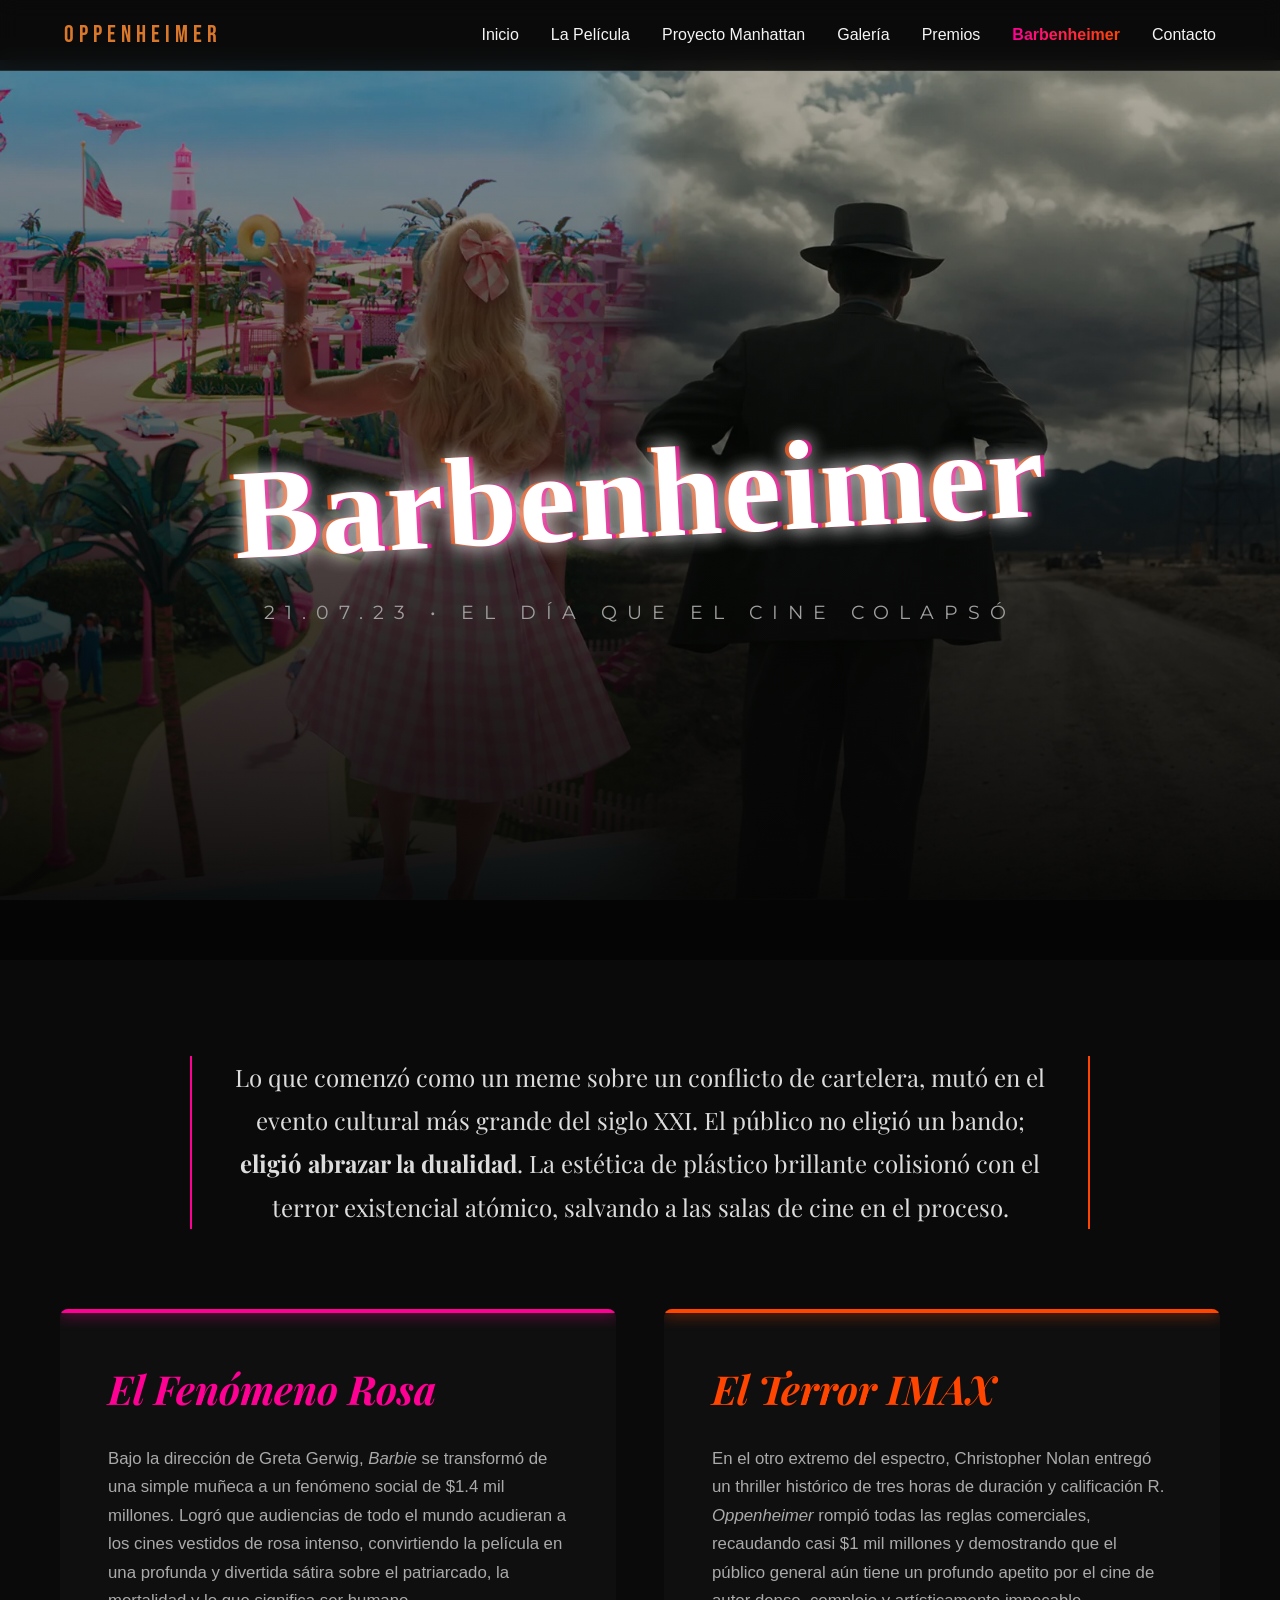
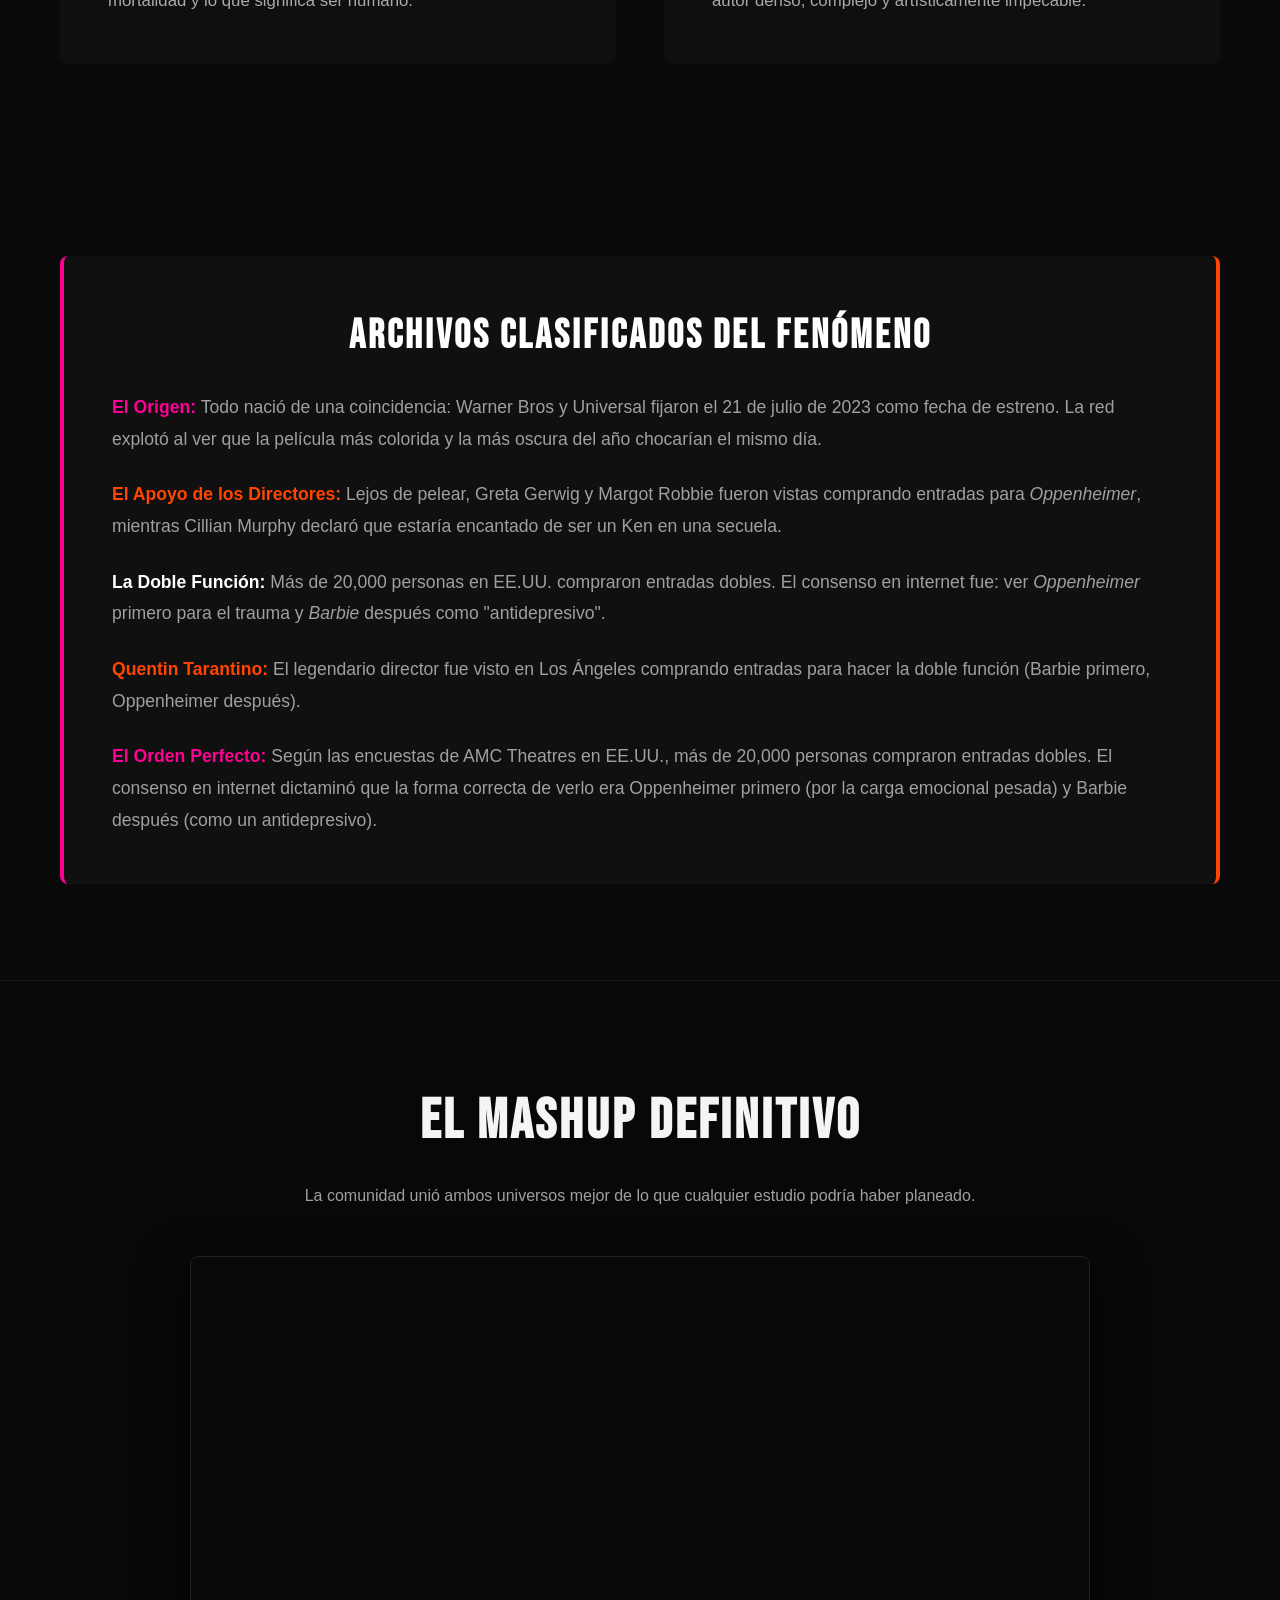
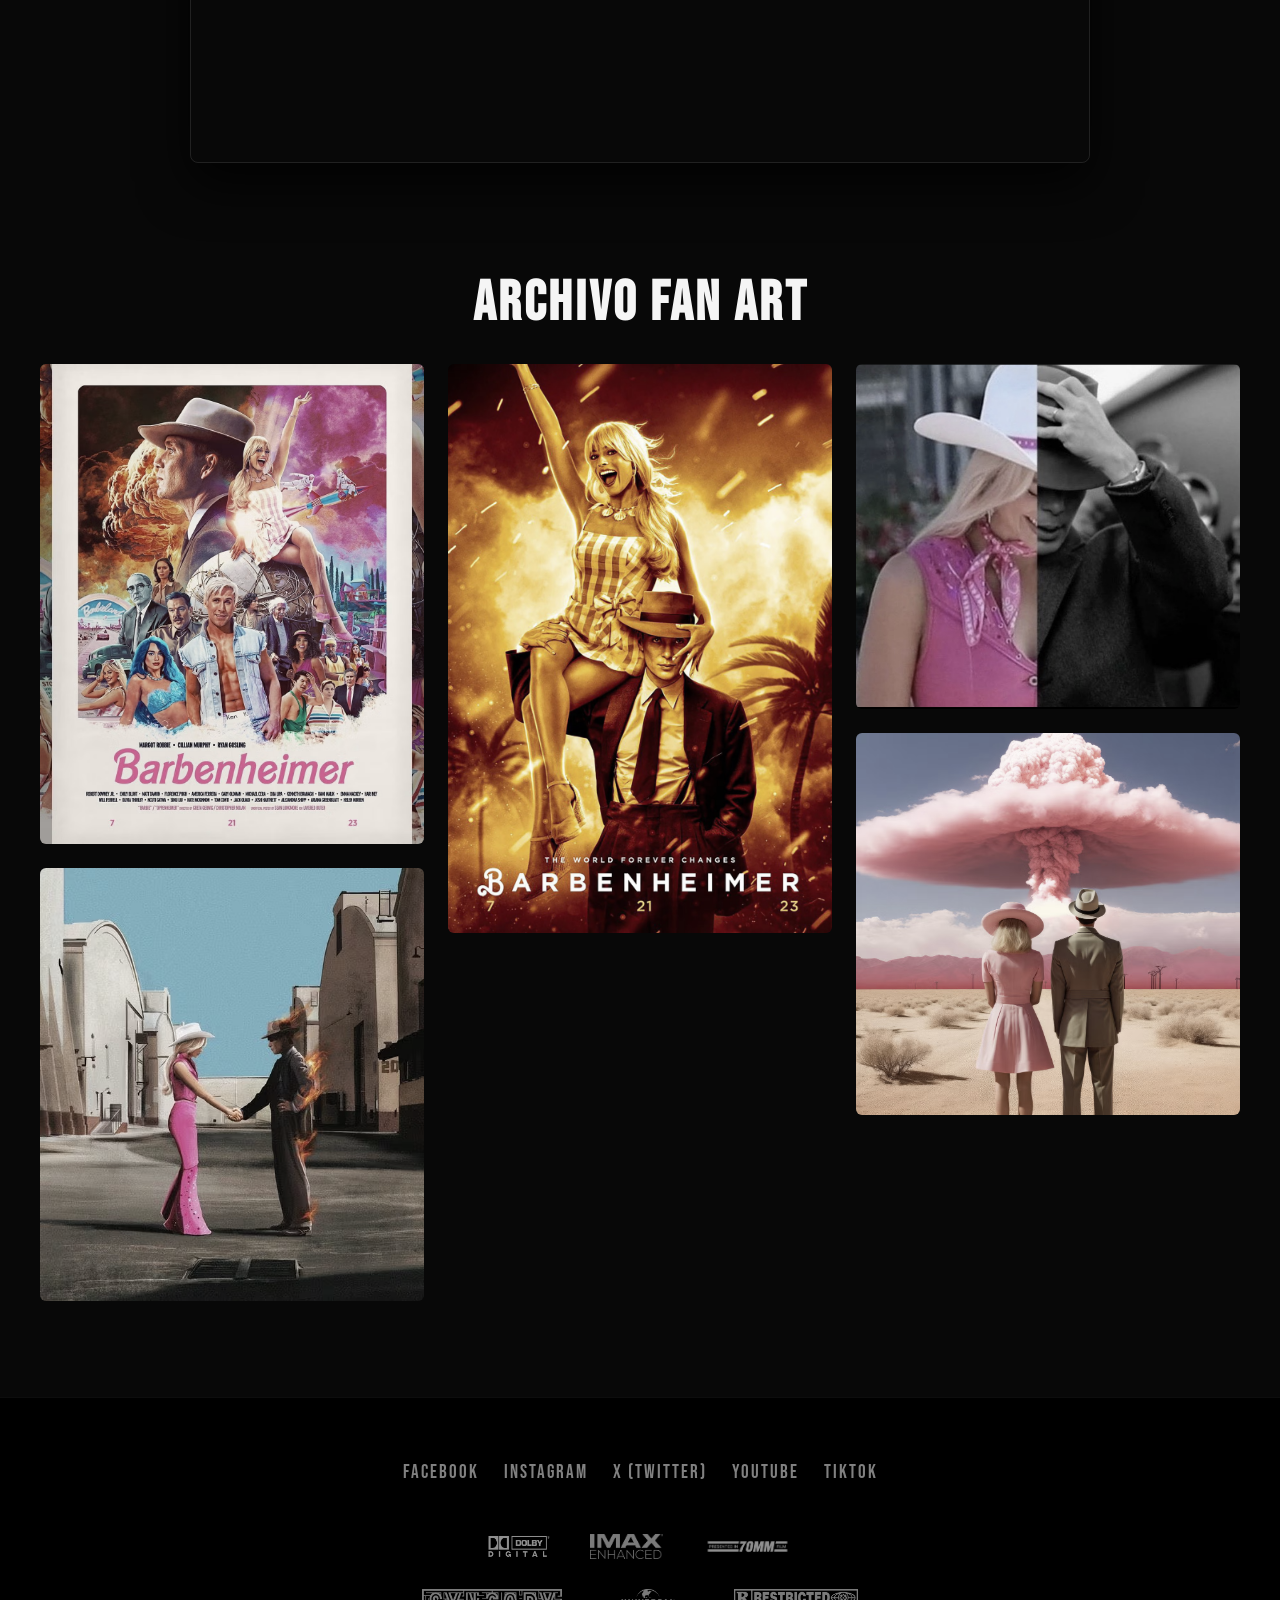
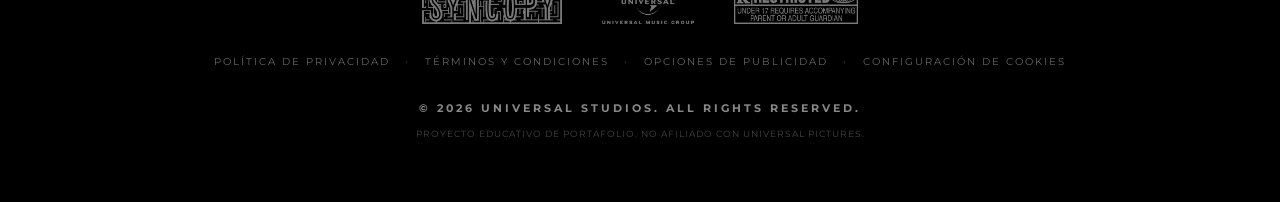
<file: barbenheimer.html>
<!DOCTYPE html>
<html lang="es">
<head>
    <meta charset="UTF-8">
    <meta name="viewport" content="width=device-width, initial-scale=1.0">
    <title>Barbenheimer | El Fenómeno</title>
    
    <link rel="icon" href="img/Icono2.webp" type="image/webp">
    <link href="https://fonts.googleapis.com/css2?family=Montserrat:wght@400;700;900&family=Bebas+Neue&family=Playfair+Display:ital,wght@0,400;1,700&display=swap" rel="stylesheet">
    <link rel="stylesheet" href="css/styles.css">
</head>
<body>

    <header>
        <nav class="nav-container">
            <a href="index.html" class="logo">OPPENHEIMER</a>
            <ul class="nav-links">
                <li><a href="index.html">Inicio</a></li>
                <li><a href="sobre.html">La Película</a></li>
                <li><a href="historia.html">Proyecto Manhattan</a></li>
                <li><a href="galeria.html">Galería</a></li>
                <li><a href="premios.html">Premios</a></li>
                <li><a href="barbenheimer.html" style="background: linear-gradient(90deg, #ff0095, #ff4500); -webkit-background-clip: text; background-clip: text; -webkit-text-fill-color: transparent; color: transparent; font-weight: bold;">Barbenheimer</a></li>
                <li><a href="contacto.html">Contacto</a></li>
            </ul>
            <button class="hamburger" aria-label="Menú">
                <span></span><span></span><span></span>
            </button>
        </nav>
    </header>

    <main>
        <section class="bh-hero">
            <div class="glitch-wrapper animate-fade-up">
                <h1 class="glitch-title" data-text="Barbenheimer">Barbenheimer</h1>
            </div>
            <p class="bh-subtitle animate-fade-up" style="animation-delay: 0.3s;">21.07.23 • El día que el cine colapsó</p>
        </section>

        <section class="editorial-section">
            <p class="editorial-intro animate-fade-up">
                Lo que comenzó como un meme sobre un conflicto de cartelera, mutó en el evento cultural más grande del siglo XXI. El público no eligió un bando; <strong>eligió abrazar la dualidad</strong>. La estética de plástico brillante colisionó con el terror existencial atómico, salvando a las salas de cine en el proceso.
            </p>

            <div class="dual-cards-container">
                <article class="bh-card card-barbie animate-fade-up">
                    <h2 class="card-title">El Fenómeno Rosa</h2>
                    <p class="card-text">
                        Bajo la dirección de Greta Gerwig, <em>Barbie</em> se transformó de una simple muñeca a un fenómeno social de $1.4 mil millones. Logró que audiencias de todo el mundo acudieran a los cines vestidos de rosa intenso, convirtiendo la película en una profunda y divertida sátira sobre el patriarcado, la mortalidad y lo que significa ser humano.
                    </p>
                </article>

                <article class="bh-card card-oppie animate-fade-up" style="animation-delay: 0.2s;">
                    <h2 class="card-title">El Terror IMAX</h2>
                    <p class="card-text">
                        En el otro extremo del espectro, Christopher Nolan entregó un thriller histórico de tres horas de duración y calificación R. <em>Oppenheimer</em> rompió todas las reglas comerciales, recaudando casi $1 mil millones y demostrando que el público general aún tiene un profundo apetito por el cine de autor denso, complejo y artísticamente impecable.
                    </p>
                </article>
            </div>

        </section>

        <section class="editorial-section animate-fade-up" style="padding-top: 0;">
            <div style="background: rgba(25, 25, 25, 0.4); padding: 3rem; border-radius: 8px; border-left: 4px solid var(--barbie-pink); border-right: 4px solid var(--oppie-orange);">
                <h2 class="card-title" style="text-align: center; font-style: normal; font-family: 'Bebas Neue'; letter-spacing: 3px; color: #fff;">Archivos Clasificados del Fenómeno</h2>
                <ul style="color: var(--text-muted); font-size: 1.1rem; line-height: 1.8; list-style: none; padding: 0;">
                    <li style="margin-bottom: 1.5rem;">
                        <strong style="color: var(--barbie-pink);">El Origen:</strong> Todo nació de una coincidencia: Warner Bros y Universal fijaron el 21 de julio de 2023 como fecha de estreno. La red explotó al ver que la película más colorida y la más oscura del año chocarían el mismo día.
                    </li>
                    <li style="margin-bottom: 1.5rem;">
                        <strong style="color: var(--oppie-orange);">El Apoyo de los Directores:</strong> Lejos de pelear, Greta Gerwig y Margot Robbie fueron vistas comprando entradas para <em>Oppenheimer</em>, mientras Cillian Murphy declaró que estaría encantado de ser un Ken en una secuela.
                    </li>
                    <li style="margin-bottom: 1.5rem;">
                        <strong style="color: #fff;">La Doble Función:</strong> Más de 20,000 personas en EE.UU. compraron entradas dobles. El consenso en internet fue: ver <em>Oppenheimer</em> primero para el trauma y <em>Barbie</em> después como "antidepresivo".
                    </li>
                    <li style="margin-bottom: 1.5rem;">
                        <strong style="color: var(--oppie-orange);">Quentin Tarantino:</strong> El legendario director fue visto en Los Ángeles comprando entradas para hacer la doble función (Barbie primero, Oppenheimer después).
                    </li>
                    <li><strong style="color: var(--barbie-pink);">El Orden Perfecto:</strong> Según las encuestas de AMC Theatres en EE.UU., más de 20,000 personas compraron entradas dobles. El consenso en internet dictaminó que la forma correcta de verlo era Oppenheimer primero (por la carga emocional pesada) y Barbie después (como un antidepresivo).
                    </li>
                </ul>
            </div>
        </section>

        <section class="media-section">
            <div class="animate-fade-up">
                <h2 class="section-heading">El Mashup Definitivo</h2>
                <p style="text-align: center; color: var(--text-muted); margin-bottom: 2rem;">La comunidad unió ambos universos mejor de lo que cualquier estudio podría haber planeado.</p>
                
                <div class="video-wrapper">
                    <iframe width="100%" height="100%" src="https://www.youtube.com/embed/tW5gEbwmojA?si=V-G0-5wZ1mN9p_l0" frameborder="0" allow="accelerometer; autoplay; clipboard-write; encrypted-media; gyroscope; picture-in-picture; web-share" allowfullscreen></iframe>                </div>
            </div>

            <div class="animate-fade-up" style="margin-top: 6rem;">
                <h2 class="section-heading">Archivo Fan Art</h2>
                <div class="fanart-masonry">
                    <div class="fanart-item">
                        <img src="img/barbenheimer/foto1.avif" alt="Barbenheimer poster fan made" loading="lazy">
                    </div>
                    <div class="fanart-item">
                        <img src="img/barbenheimer/foto2.avif" alt="Ilustración Barbenheimer" loading="lazy">
                    </div>
                    <div class="fanart-item">
                        <img src="img/barbenheimer/foto3.avif" alt="Arte conceptual" loading="lazy">
                    </div>
                    <div class="fanart-item">
                        <img src="img/barbenheimer/foto4.jpg" alt="Crossover visual" loading="lazy">
                    </div>
                    <div class="fanart-item">
                        <img src="img/barbenheimer/foto4.avif" alt="Arte conceptual" loading="lazy">
                    </div>
                </div>
            </div>
        </section>
    </main>

    <button class="back-to-top" id="backToTop" aria-label="Volver arriba">↑</button>

<footer class="hollywood-footer">
        <div class="footer-inner">
            
            <div class="footer-socials">
                <a href="https://www.facebook.com/universalpictures/" target="_blank">FACEBOOK</a>
                <a href="https://www.instagram.com/universalpictures/" target="_blank">INSTAGRAM</a>
                <a href="https://twitter.com/UniversalPics" target="_blank">X (TWITTER)</a>
                <a href="https://www.youtube.com/user/universalpictures" target="_blank">YOUTUBE</a>
                <a href="https://www.tiktok.com/@universalpics" target="_blank">TIKTOK</a>
            </div>

            <div class="billing-row tech-row">
                <img src="img/dolby2.png" alt="Dolby" class="footer-img">
                <img src="img/imax.png" alt="IMAX" class="footer-img">
                <img src="img/70mm2.png" alt="70MM" class="footer-img">
            </div>

            <div class="billing-row studio-row">
                <img src="img/Syncopy.png" alt="Syncopy" class="footer-img">
                <img src="img/Universal.png" alt="Universal" class="footer-img">
                <img src="img/rated-r.png" alt="Rated R" class="footer-img">
            </div>

            <nav class="footer-legal-nav">
                <a href="#">POLÍTICA DE PRIVACIDAD</a>
                <span class="dot">•</span>
                <a href="#">TÉRMINOS Y CONDICIONES</a>
                <span class="dot">•</span>
                <a href="#">OPCIONES DE PUBLICIDAD</a>
                <span class="dot">•</span>
                <a href="#">CONFIGURACIÓN DE COOKIES</a>
            </nav>

            <div class="footer-copyright-block">
                <p class="main-copy">© 2026 UNIVERSAL STUDIOS. ALL RIGHTS RESERVED.</p>
                <p class="disclaimer">PROYECTO EDUCATIVO DE PORTAFOLIO. NO AFILIADO CON UNIVERSAL PICTURES.</p>
            </div>
        </div>
    </footer>

    <script src="js/script.js"></script>

</body>
</html>
</file>
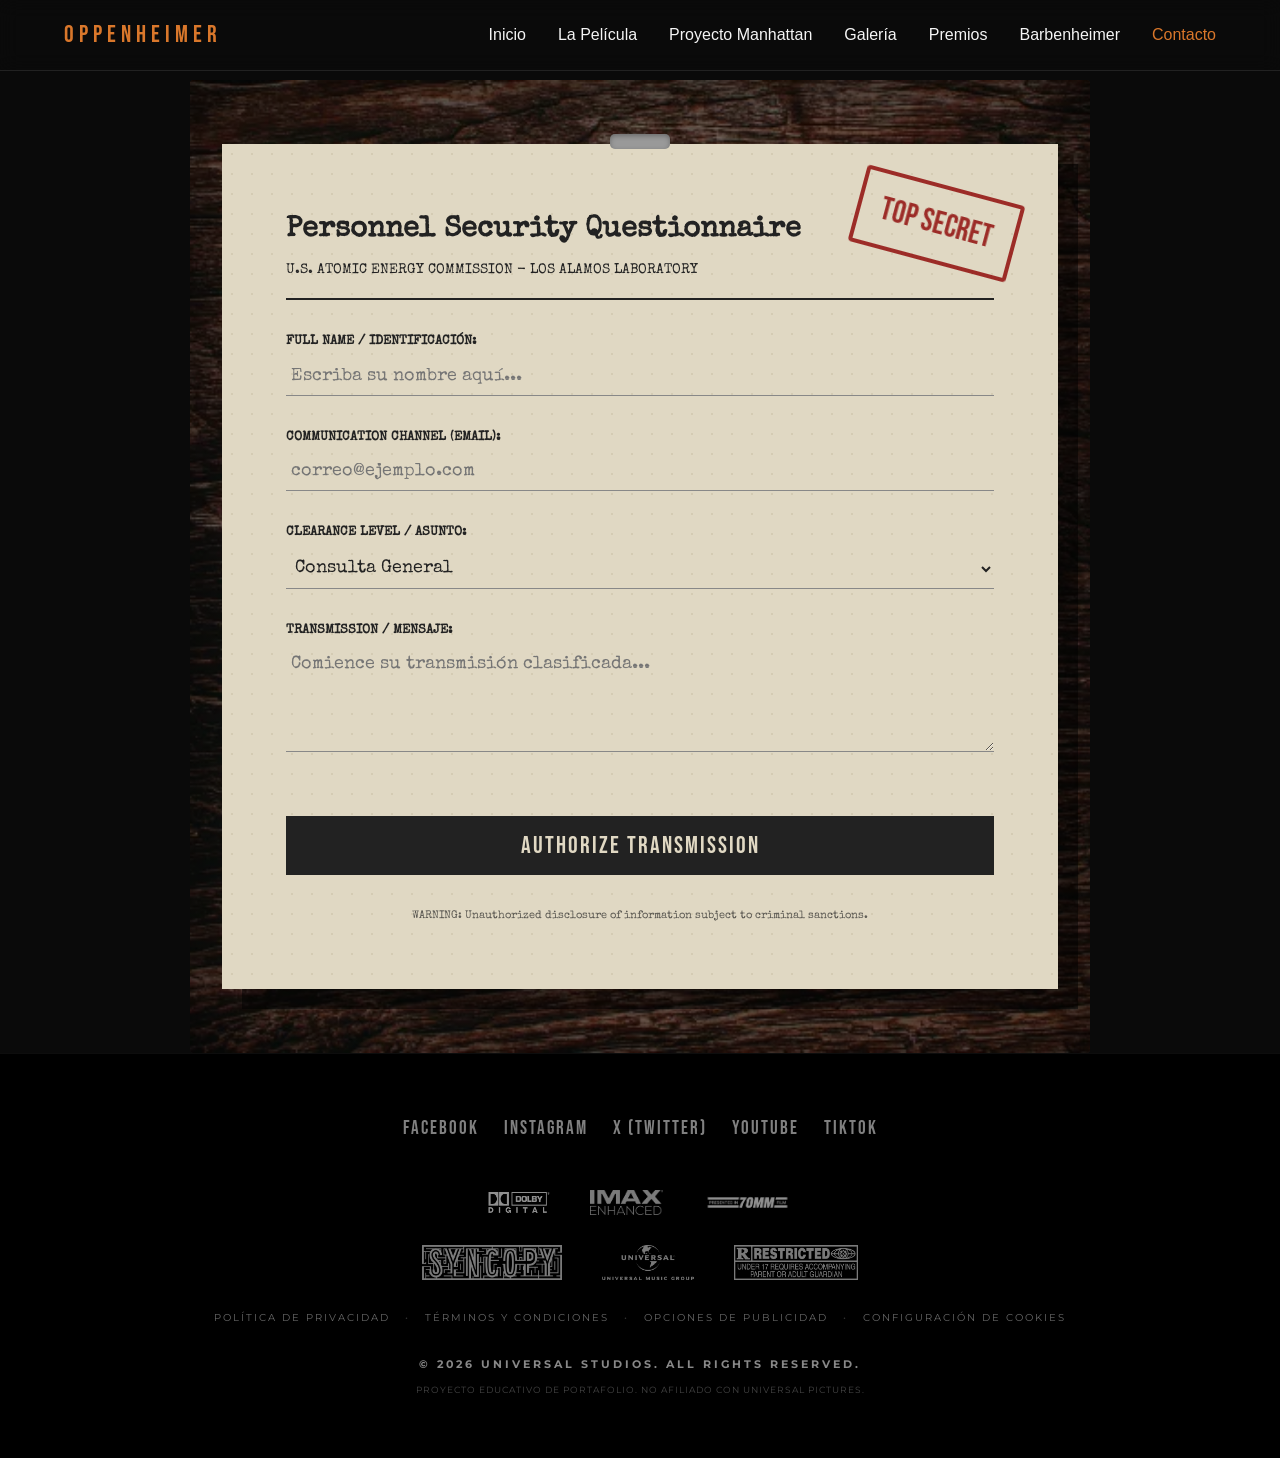
<file: contacto.html>
<!DOCTYPE html>
<html lang="es">
<head>
    <meta charset="UTF-8">
    <meta name="viewport" content="width=device-width, initial-scale=1.0">
    <title>Contacto | Autorización de Seguridad</title>
    
    <link rel="icon" href="img/Icono2.webp" type="image/webp">
    <link href="https://fonts.googleapis.com/css2?family=Montserrat:wght@400;700&family=Special+Elite&family=Bebas+Neue&display=swap" rel="stylesheet">
    <link href="https://fonts.googleapis.com/css2?family=Playfair+Display:ital,wght@1,700&display=swap" rel="stylesheet">
    <link href="https://fonts.googleapis.com/css2?family=Montserrat:wght@400;700;900&family=Bebas+Neue&family=Special+Elite&family=Playfair+Display:ital,wght@1,700&display=swap" rel="stylesheet">
    <link rel="stylesheet" href="css/styles.css">
    
</head>
<body>

    <header>
        <nav class="nav-container">
            <a href="index.html" class="logo">OPPENHEIMER</a>
            <ul class="nav-links">
                <li><a href="index.html">Inicio</a></li>
                <li><a href="sobre.html">La Película</a></li>
                <li><a href="historia.html">Proyecto Manhattan</a></li>
                <li><a href="galeria.html">Galería</a></li>
                <li><a href="premios.html">Premios</a></li>
                <li><a href="barbenheimer.html">Barbenheimer</a></li>
                <li><a href="contacto.html" class="active">Contacto</a></li>
            </ul>
            <button class="hamburger" aria-label="Menú">
                <span></span><span></span><span></span>
            </button>
        </nav>
    </header>

    <main class="contact-container animate-fade-up">
        <form class="security-form" id="securityForm">
            <div class="staple"></div>
            <div class="stamp">Top Secret</div>
            
            <div class="success-stamp" id="successStamp">AUTHORIZED</div>
            
            <div class="form-header">
                <h1>Personnel Security Questionnaire</h1>
                <p>U.S. ATOMIC ENERGY COMMISSION - LOS ALAMOS LABORATORY</p>
            </div>

            <div class="input-group">
                <label for="name">Full Name / Identificación:</label>
                <input type="text" id="name" name="name" required placeholder="Escriba su nombre aquí...">
            </div>

            <div class="input-group">
                <label for="email">Communication Channel (Email):</label>
                <input type="email" id="email" name="email" required placeholder="correo@ejemplo.com">
            </div>

            <div class="input-group">
                <label for="clearance">Clearance Level / Asunto:</label>
                <select id="clearance" name="clearance">
                    <option value="general">Consulta General</option>
                    <option value="restricted">Acceso Restringido (Colaboración)</option>
                    <option value="top-secret">Top Secret (Urgente)</option>
                </select>
            </div>

            <div class="input-group">
                <label for="message">Transmission / Mensaje:</label>
                <textarea id="message" name="message" rows="5" required placeholder="Comience su transmisión clasificada..."></textarea>
            </div>

            <button type="submit" class="submit-btn">Authorize Transmission</button>
            
            <p style="font-size: 0.7rem; margin-top: 2rem; opacity: 0.7; text-align: center;">
                WARNING: Unauthorized disclosure of information subject to criminal sanctions.
            </p>
        </form>
    </main>

    <button class="back-to-top" id="backToTop" aria-label="Volver arriba">↑</button>

    <footer class="hollywood-footer">
        <div class="footer-inner">
            
            <div class="footer-socials">
                <a href="https://www.facebook.com/universalpictures/" target="_blank">FACEBOOK</a>
                <a href="https://www.instagram.com/universalpictures/" target="_blank">INSTAGRAM</a>
                <a href="https://twitter.com/UniversalPics" target="_blank">X (TWITTER)</a>
                <a href="https://www.youtube.com/user/universalpictures" target="_blank">YOUTUBE</a>
                <a href="https://www.tiktok.com/@universalpics" target="_blank">TIKTOK</a>
            </div>

            <div class="billing-row tech-row">
                <img src="img/dolby2.png" alt="Dolby" class="footer-img">
                <img src="img/imax.png" alt="IMAX" class="footer-img">
                <img src="img/70mm2.png" alt="70MM" class="footer-img">
            </div>

            <div class="billing-row studio-row">
                <img src="img/Syncopy.png" alt="Syncopy" class="footer-img">
                <img src="img/Universal.png" alt="Universal" class="footer-img">
                <img src="img/rated-r.png" alt="Rated R" class="footer-img">
            </div>

            <nav class="footer-legal-nav">
                <a href="#">POLÍTICA DE PRIVACIDAD</a>
                <span class="dot">•</span>
                <a href="#">TÉRMINOS Y CONDICIONES</a>
                <span class="dot">•</span>
                <a href="#">OPCIONES DE PUBLICIDAD</a>
                <span class="dot">•</span>
                <a href="#">CONFIGURACIÓN DE COOKIES</a>
            </nav>

            <div class="footer-copyright-block">
                <p class="main-copy">© 2026 UNIVERSAL STUDIOS. ALL RIGHTS RESERVED.</p>
                <p class="disclaimer">PROYECTO EDUCATIVO DE PORTAFOLIO. NO AFILIADO CON UNIVERSAL PICTURES.</p>
            </div>
        </div>
    </footer>
    <script src="js/script.js"></script>
</body>
</html>
</file>
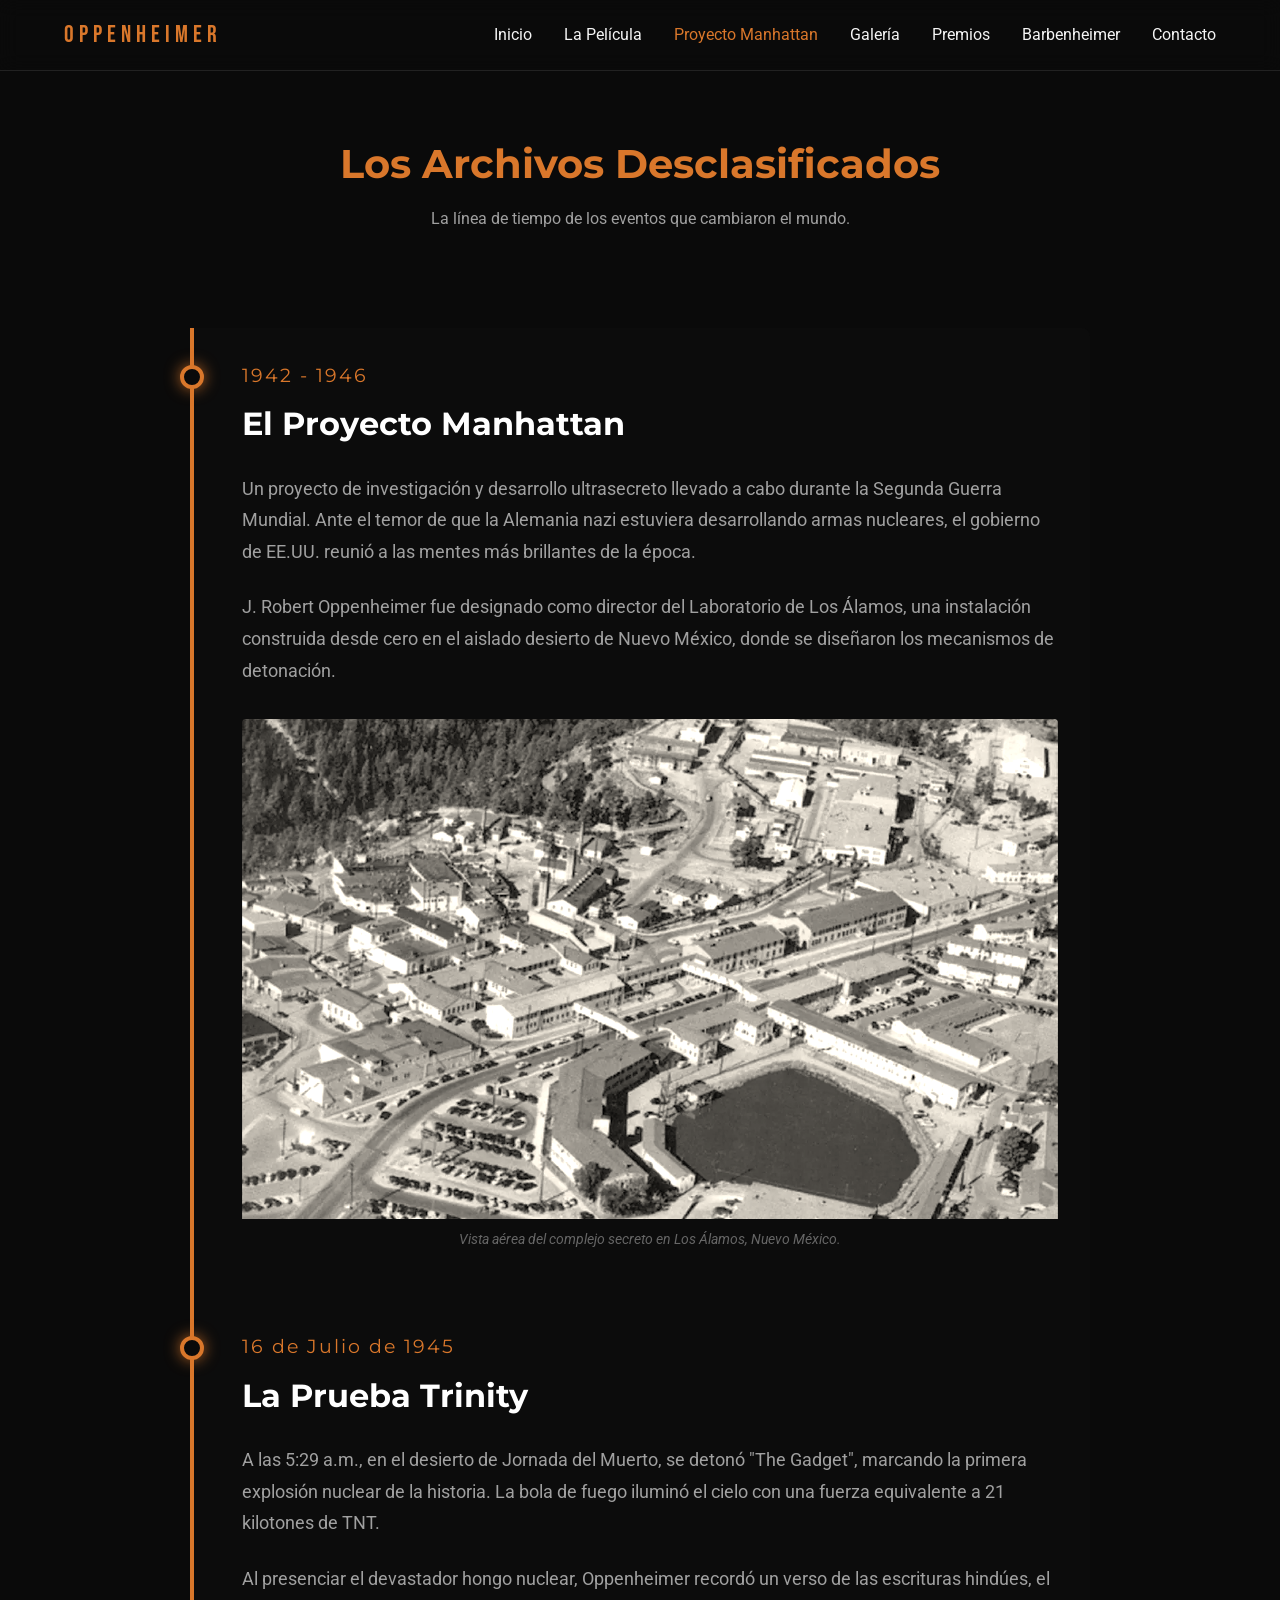
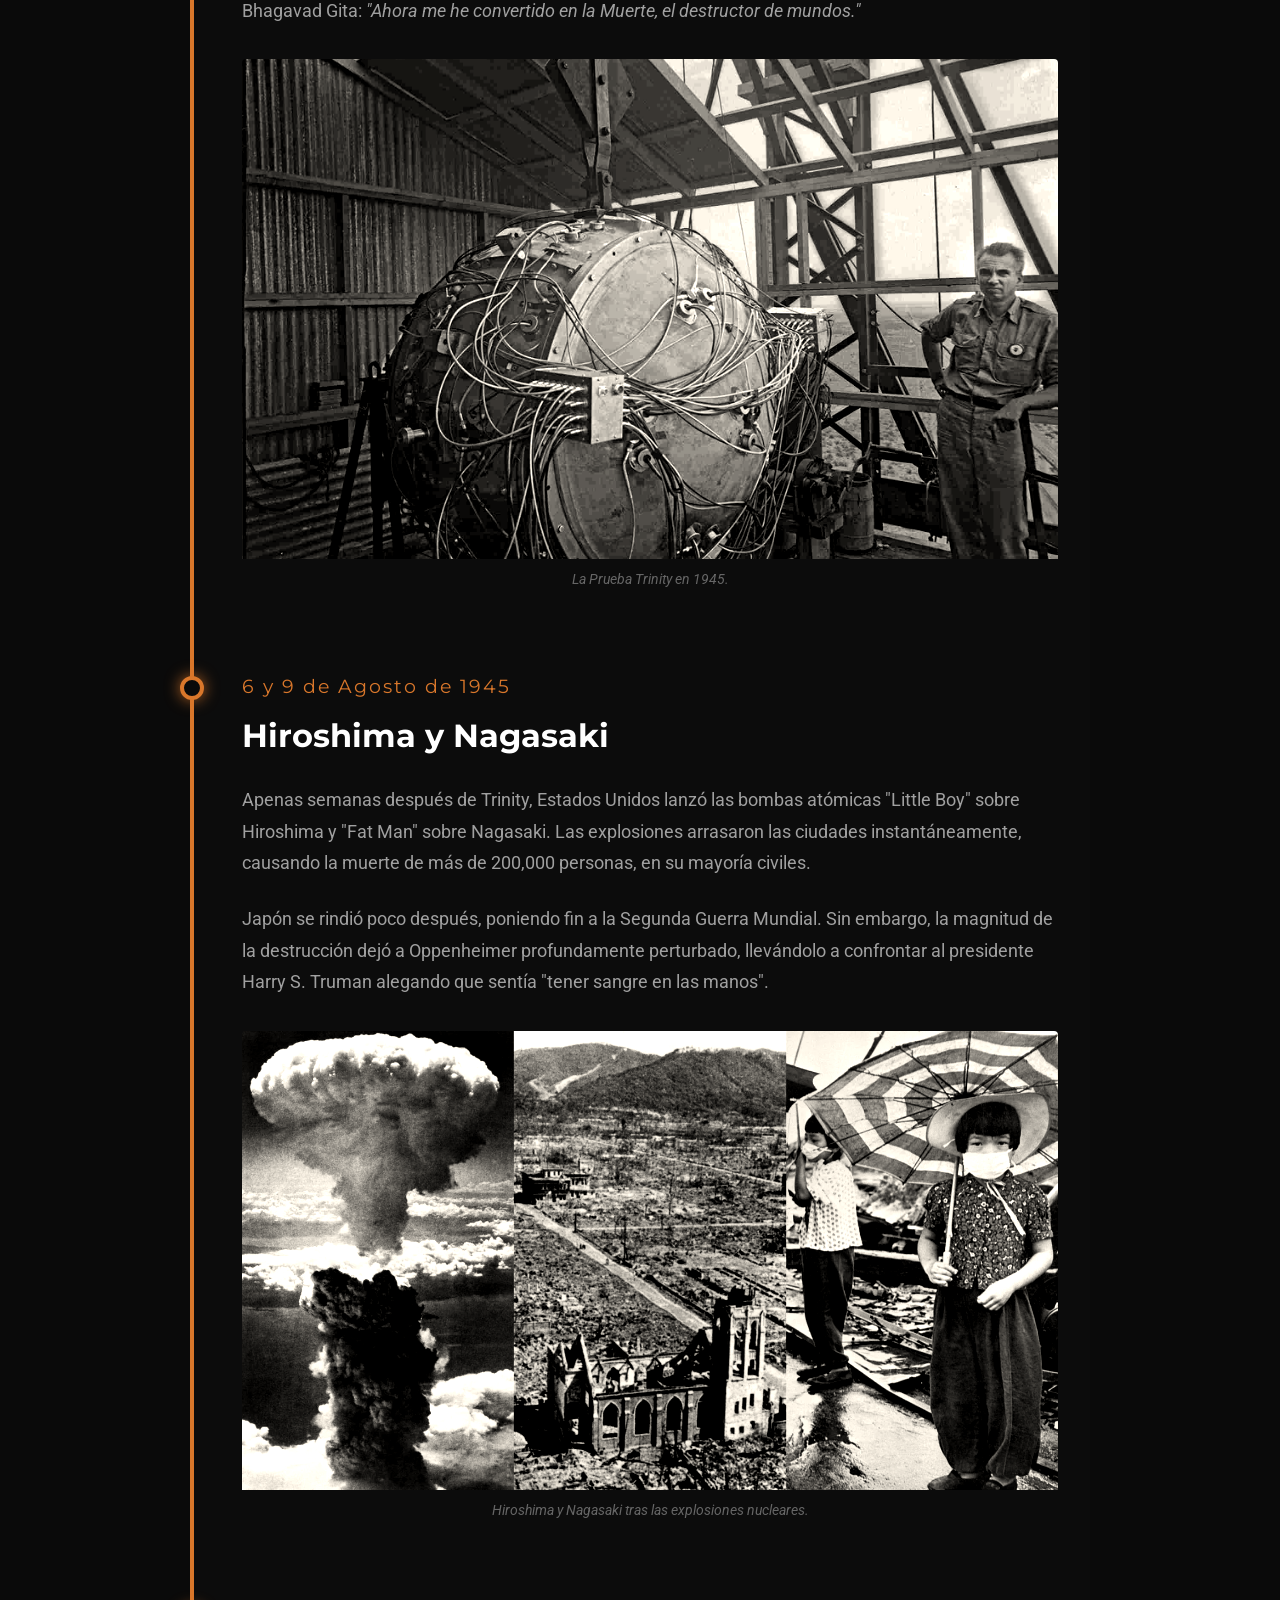
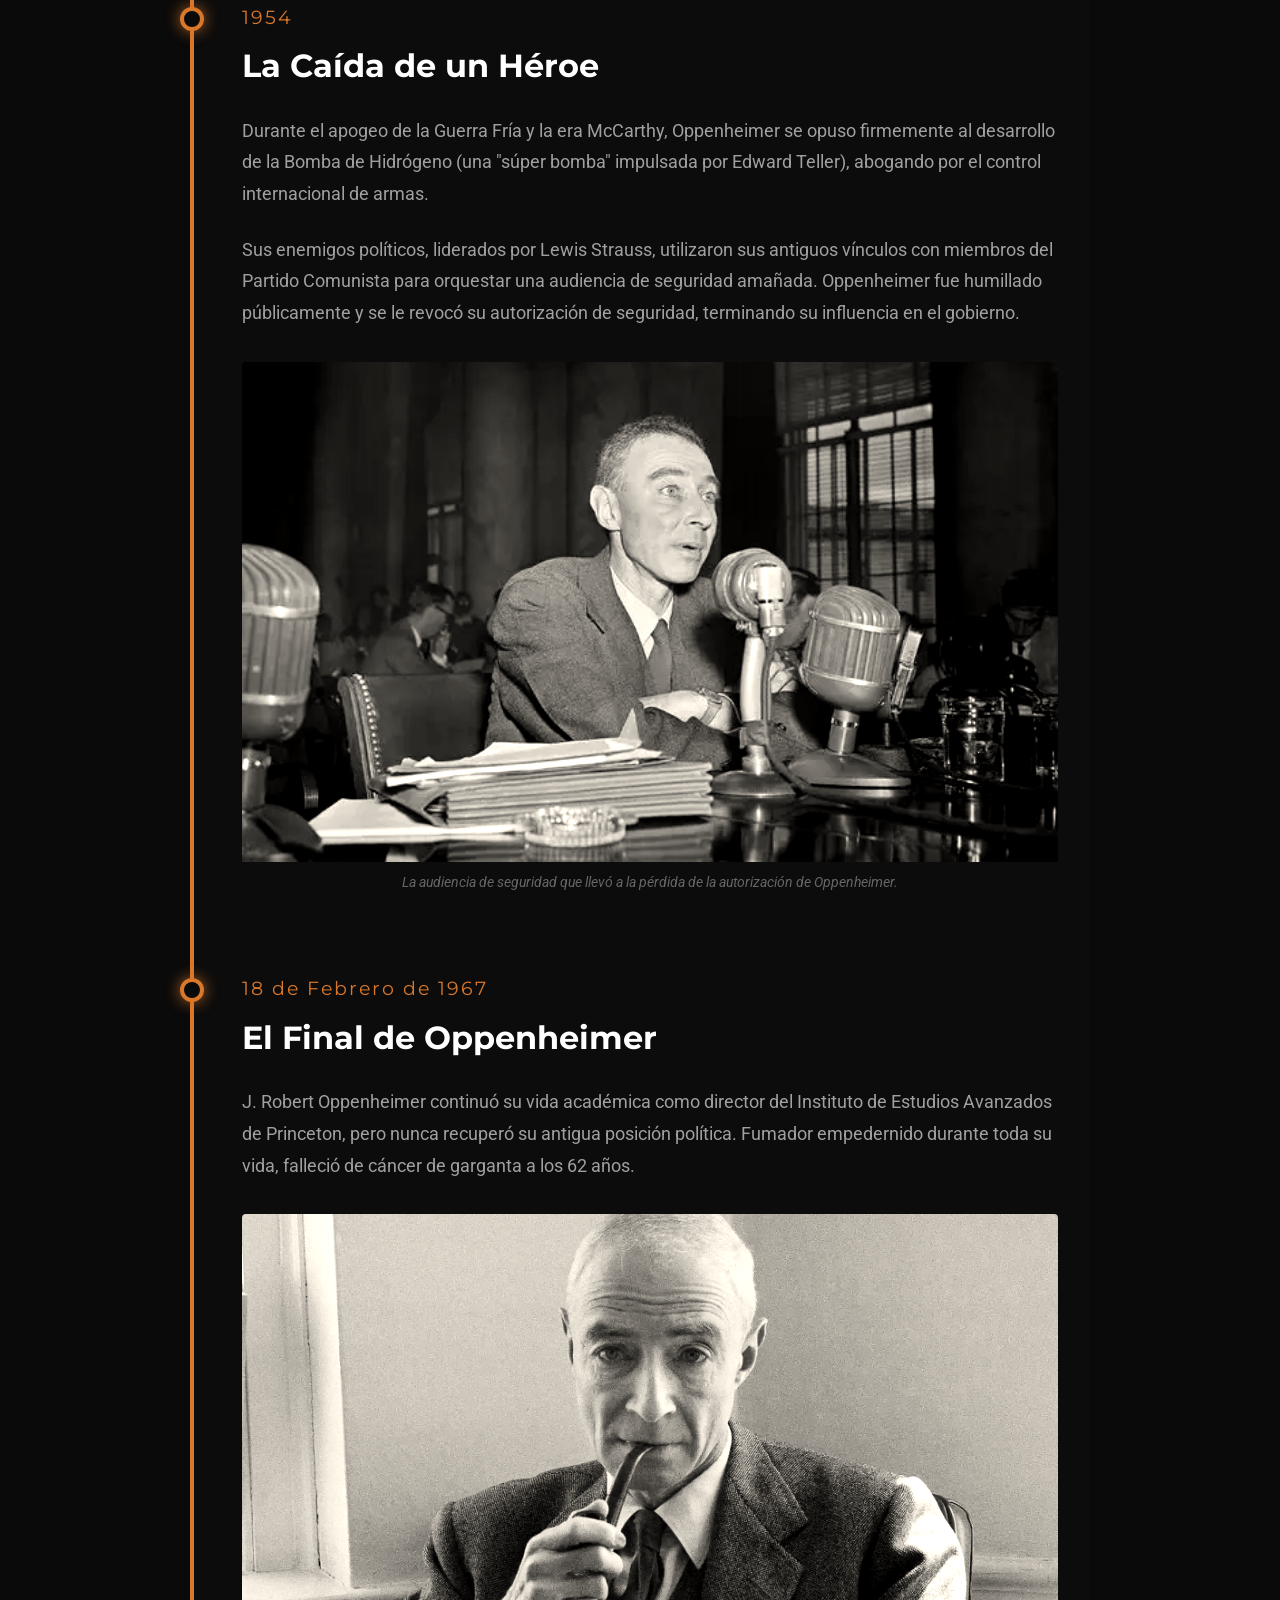
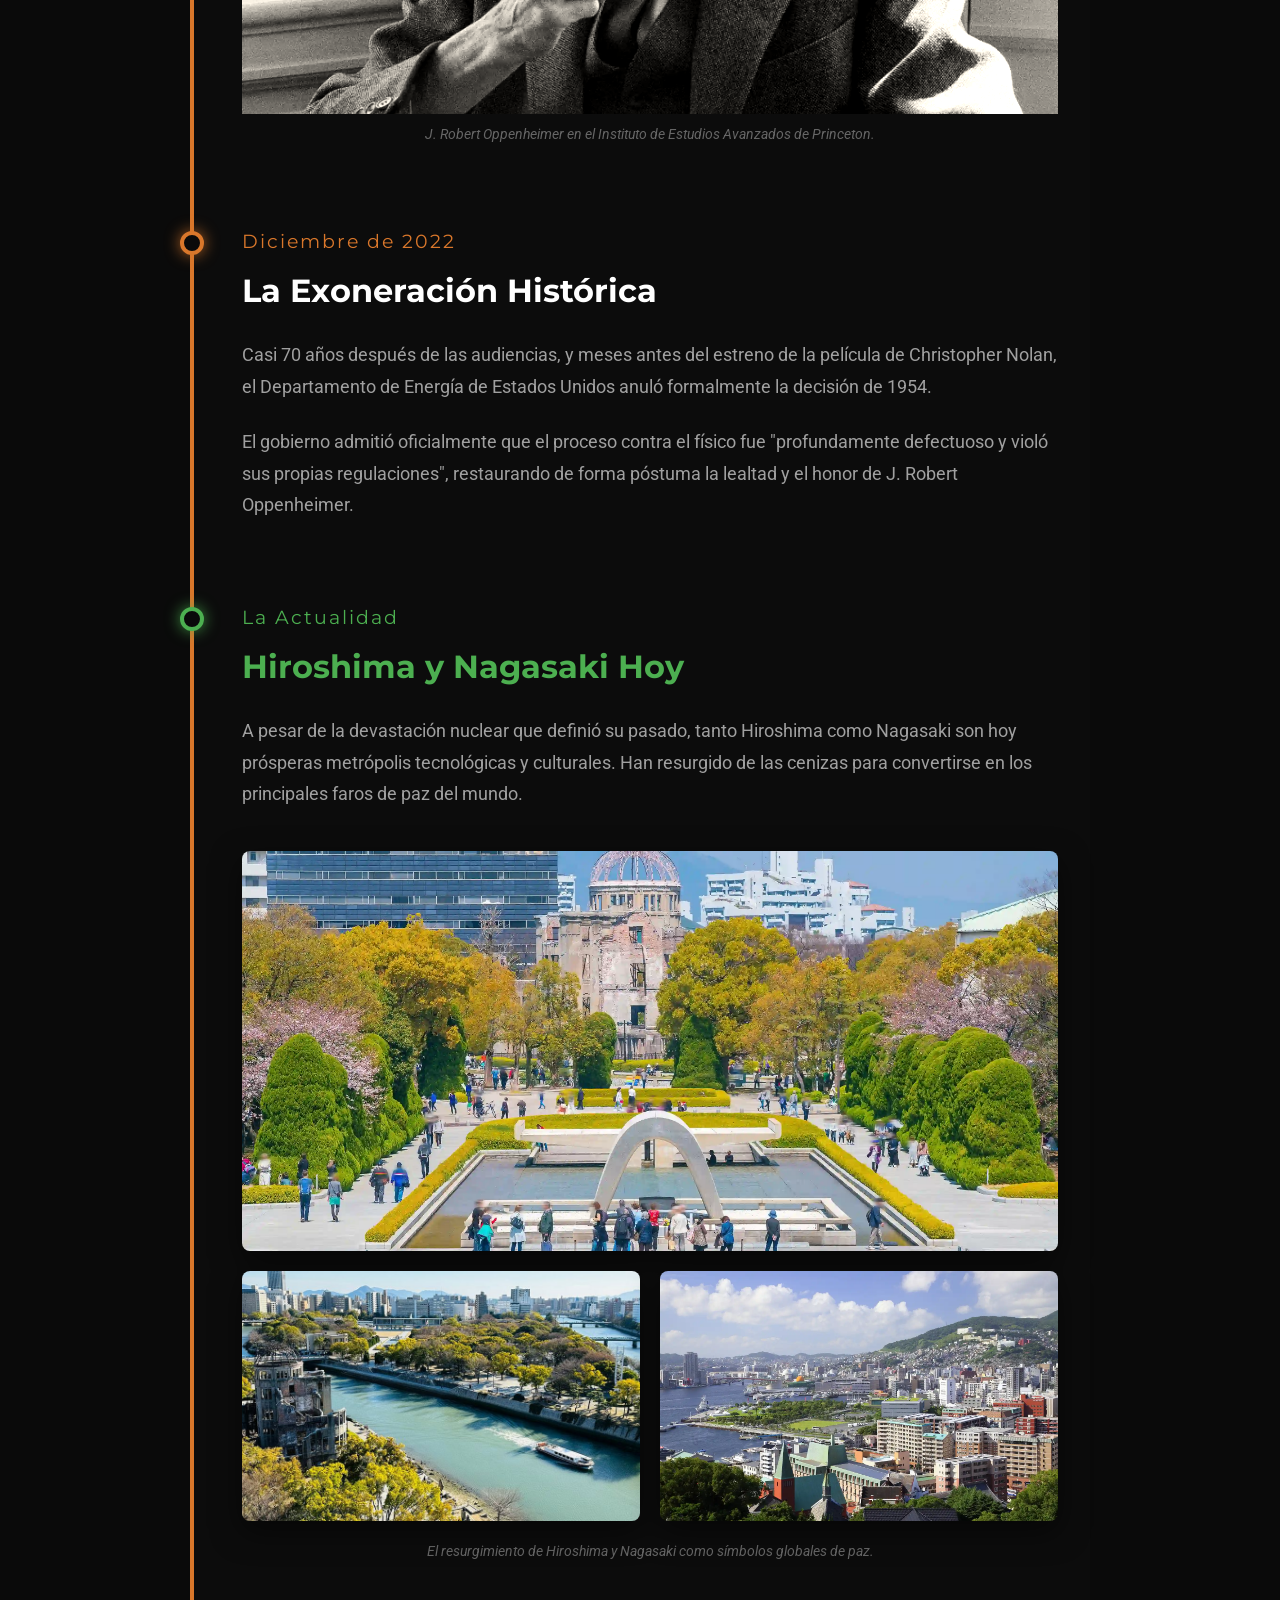
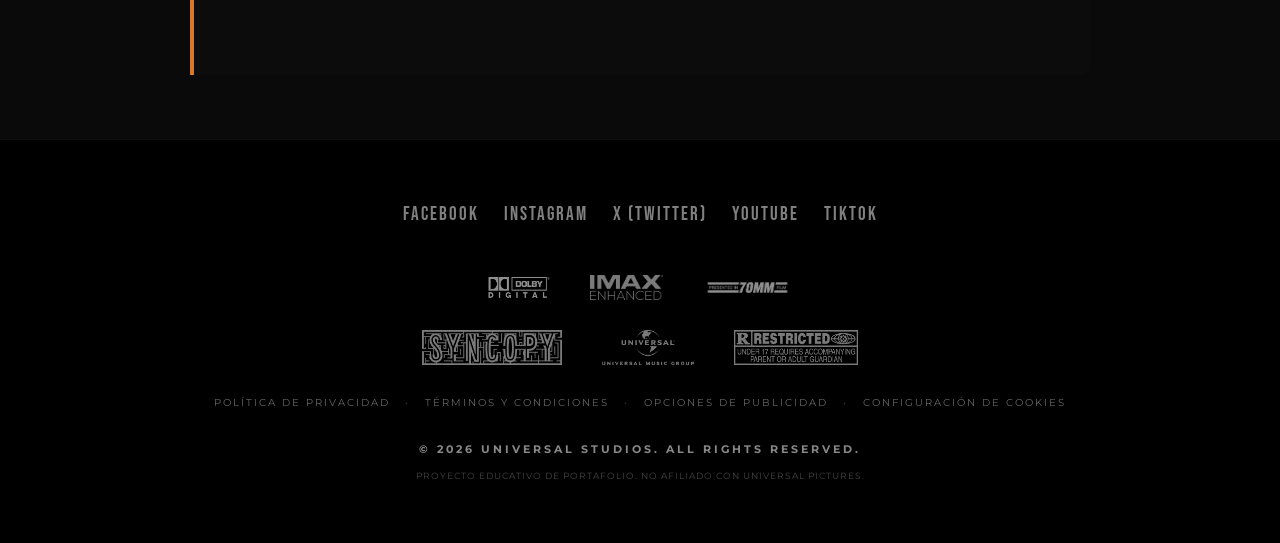
<file: historia.html>
<!DOCTYPE html>
<html lang="es">
<head>
    <meta charset="UTF-8">
    <meta name="viewport" content="width=device-width, initial-scale=1.0">
    <title>Historia Real | Oppenheimer</title>
    
    <link rel="icon" href="img/Icono2.webp" type="image/webp">
    
    <link href="https://fonts.googleapis.com/css2?family=Montserrat:wght@700;800&family=Roboto:wght@300;400;700&display=swap" rel="stylesheet">
    <link href="https://fonts.googleapis.com/css2?family=Playfair+Display:ital,wght@1,700&display=swap" rel="stylesheet">
    <link href="https://fonts.googleapis.com/css2?family=Montserrat:wght@400;700;900&family=Bebas+Neue&family=Special+Elite&family=Playfair+Display:ital,wght@1,700&display=swap" rel="stylesheet">
    <link rel="stylesheet" href="css/styles.css">
    
</head>
<body>

    <header>
        <nav class="nav-container">
            <a href="index.html" class="logo">OPPENHEIMER</a>
            <ul class="nav-links">
                <li><a href="index.html">Inicio</a></li>
                <li><a href="sobre.html">La Película</a></li>
                <li><a href="historia.html" style="color: var(--accent-color);">Proyecto Manhattan</a></li>
                <li><a href="galeria.html">Galería</a></li>
                <li><a href="premios.html">Premios</a></li>
                <li><a href="barbenheimer.html">Barbenheimer</a></li>
                <li><a href="contacto.html">Contacto</a></li>
            </ul>
            <button class="hamburger" aria-label="Menú">
                <span></span><span></span><span></span>
            </button>
        </nav>
    </header>

    <main>
        <div class="page-header">
            <h1 class="page-title animate-fade-up">Los Archivos Desclasificados</h1>
            <p style="color: var(--text-muted); margin-top: 10px;">La línea de tiempo de los eventos que cambiaron el mundo.</p>
        </div>

        <div class="history-wrapper">
            <section class="history-container animate-fade-up" style="animation-delay: 0.2s;">
                
                <article class="history-section">
                    <div class="history-date">1942 - 1946</div>
                    <h2 class="history-heading">El Proyecto Manhattan</h2>
                    <p class="history-text">
                        Un proyecto de investigación y desarrollo ultrasecreto llevado a cabo durante la Segunda Guerra Mundial. Ante el temor de que la Alemania nazi estuviera desarrollando armas nucleares, el gobierno de EE.UU. reunió a las mentes más brillantes de la época.
                    </p>
                    <p class="history-text">
                        J. Robert Oppenheimer fue designado como director del Laboratorio de Los Álamos, una instalación construida desde cero en el aislado desierto de Nuevo México, donde se diseñaron los mecanismos de detonación.
                    </p>
                    <div class="history-img-wrapper">
                        <img src="img/LosAlamos.webp" alt="Laboratorio de Los Álamos en 1945" onerror="this.src='https://images.unsplash.com/photo-1582213782179-e0d53f98f2ca?q=80&w=1000&auto=format&fit=crop';">
                        <p class="history-caption">Vista aérea del complejo secreto en Los Álamos, Nuevo México.</p>
                    </div>
                </article>

                <article class="history-section">
                    <div class="history-date">16 de Julio de 1945</div>
                    <h2 class="history-heading">La Prueba Trinity</h2>
                    <p class="history-text">
                        A las 5:29 a.m., en el desierto de Jornada del Muerto, se detonó "The Gadget", marcando la primera explosión nuclear de la historia. La bola de fuego iluminó el cielo con una fuerza equivalente a 21 kilotones de TNT.
                    </p>
                    <p class="history-text">
                        Al presenciar el devastador hongo nuclear, Oppenheimer recordó un verso de las escrituras hindúes, el Bhagavad Gita: <em>"Ahora me he convertido en la Muerte, el destructor de mundos."</em>
                    </p>
                    <div class="history-img-wrapper">
                        <img src="img/PTrinity.jpg" alt="La Prueba Trinity" onerror="this.src='https://images.unsplash.com/photo-1582213782179-e0d53f98f2ca?q=80&w=1000&auto=format&fit=crop';">
                        <p class="history-caption">La Prueba Trinity en 1945.</p>
                    </div>
                </article>

                <article class="history-section">
                    <div class="history-date">6 y 9 de Agosto de 1945</div>
                    <h2 class="history-heading">Hiroshima y Nagasaki</h2>
                    <p class="history-text">
                        Apenas semanas después de Trinity, Estados Unidos lanzó las bombas atómicas "Little Boy" sobre Hiroshima y "Fat Man" sobre Nagasaki. Las explosiones arrasaron las ciudades instantáneamente, causando la muerte de más de 200,000 personas, en su mayoría civiles.
                    </p>
                    <p class="history-text">
                        Japón se rindió poco después, poniendo fin a la Segunda Guerra Mundial. Sin embargo, la magnitud de la destrucción dejó a Oppenheimer profundamente perturbado, llevándolo a confrontar al presidente Harry S. Truman alegando que sentía "tener sangre en las manos".
                    </p>
                    <div class="history-img-wrapper">
                        <img src="img/Hiro y Naga.webp" alt="Hiroshima y Nagasaki" onerror="this.src='https://images.unsplash.com/photo-1582213782179-e0d53f98f2ca?q=80&w=1000&auto=format&fit=crop';">
                        <p class="history-caption">Hiroshima y Nagasaki tras las explosiones nucleares.</p>
                    </div>
                </article>

                <article class="history-section">
                    <div class="history-date">1954</div>
                    <h2 class="history-heading">La Caída de un Héroe</h2>
                    <p class="history-text">
                        Durante el apogeo de la Guerra Fría y la era McCarthy, Oppenheimer se opuso firmemente al desarrollo de la Bomba de Hidrógeno (una "súper bomba" impulsada por Edward Teller), abogando por el control internacional de armas.
                    </p>
                    <p class="history-text">
                        Sus enemigos políticos, liderados por Lewis Strauss, utilizaron sus antiguos vínculos con miembros del Partido Comunista para orquestar una audiencia de seguridad amañada. Oppenheimer fue humillado públicamente y se le revocó su autorización de seguridad, terminando su influencia en el gobierno.
                    </p>
                    <div class="history-img-wrapper">
                        <img src="img/OppiAudiencia.webp" alt="Audiencia de seguridad de Oppenheimer" onerror="this.src='https://images.unsplash.com/photo-1582213782179-e0d53f98f2ca?q=80&w=1000&auto=format&fit=crop';">
                        <p class="history-caption">La audiencia de seguridad que llevó a la pérdida de la autorización de Oppenheimer.</p>
                    </div>
                </article>

                <article class="history-section">
                    <div class="history-date">18 de Febrero de 1967</div>
                    <h2 class="history-heading">El Final de Oppenheimer</h2>
                    <p class="history-text">
                        J. Robert Oppenheimer continuó su vida académica como director del Instituto de Estudios Avanzados de Princeton, pero nunca recuperó su antigua posición política. Fumador empedernido durante toda su vida, falleció de cáncer de garganta a los 62 años.
                    </p>
                     <div class="history-img-wrapper">
                        <img src="img/OppiPrincenton.webp" alt="Oppenheimer en Princeton" onerror="this.src='https://images.unsplash.com/photo-1582213782179-e0d53f98f2ca?q=80&w=1000&auto=format&fit=crop';">
                        <p class="history-caption">J. Robert Oppenheimer en el Instituto de Estudios Avanzados de Princeton.</p>
                    </div>
                </article>

                <article class="history-section">
                    <div class="history-date">Diciembre de 2022</div>
                    <h2 class="history-heading">La Exoneración Histórica</h2>
                    <p class="history-text">
                        Casi 70 años después de las audiencias, y meses antes del estreno de la película de Christopher Nolan, el Departamento de Energía de Estados Unidos anuló formalmente la decisión de 1954.
                    </p>
                    <p class="history-text">
                        El gobierno admitió oficialmente que el proceso contra el físico fue "profundamente defectuoso y violó sus propias regulaciones", restaurando de forma póstuma la lealtad y el honor de J. Robert Oppenheimer.
                    </p>
                </article>

                <article class="history-section present-day">
                    <div class="history-date">La Actualidad</div>
                    <h2 class="history-heading">Hiroshima y Nagasaki Hoy</h2>
                    <p class="history-text">
                        A pesar de la devastación nuclear que definió su pasado, tanto Hiroshima como Nagasaki son hoy prósperas metrópolis tecnológicas y culturales. Han resurgido de las cenizas para convertirse en los principales faros de paz del mundo.
                    </p>
                    
                    <div class="modern-gallery animate-fade-up">
                        <div class="history-img-wrapper modern-img featured">
                            <img src="img/Parque.webp" alt="Parque Conmemorativo de la Paz">
                        </div>
                        <div class="history-img-wrapper modern-img">
                            <img src="img/Hiroshima.jpg" alt="Domo de Hiroshima">
                        </div>
                        <div class="history-img-wrapper modern-img">
                            <img src="img/Nagasaki.webp" alt="Nagasaki moderna">
                        </div>
                    </div>

                    <p class="history-caption" style="text-align: center; margin-top: 20px;">
                        El resurgimiento de Hiroshima y Nagasaki como símbolos globales de paz.
                    </p>
                </article>

            </section>
        </div>
    </main>

<button class="back-to-top" id="backToTop" aria-label="Volver arriba">↑</button>

    <footer class="hollywood-footer">
        <div class="footer-inner">
            
            <div class="footer-socials">
                <a href="https://www.facebook.com/universalpictures/" target="_blank">FACEBOOK</a>
                <a href="https://www.instagram.com/universalpictures/" target="_blank">INSTAGRAM</a>
                <a href="https://twitter.com/UniversalPics" target="_blank">X (TWITTER)</a>
                <a href="https://www.youtube.com/user/universalpictures" target="_blank">YOUTUBE</a>
                <a href="https://www.tiktok.com/@universalpics" target="_blank">TIKTOK</a>
            </div>

            <div class="billing-row tech-row">
                <img src="img/dolby2.png" alt="Dolby" class="footer-img">
                <img src="img/imax.png" alt="IMAX" class="footer-img">
                <img src="img/70mm2.png" alt="70MM" class="footer-img">
            </div>

            <div class="billing-row studio-row">
                <img src="img/Syncopy.png" alt="Syncopy" class="footer-img">
                <img src="img/Universal.png" alt="Universal" class="footer-img">
                <img src="img/rated-r.png" alt="Rated R" class="footer-img">
            </div>

            <nav class="footer-legal-nav">
                <a href="#">POLÍTICA DE PRIVACIDAD</a>
                <span class="dot">•</span>
                <a href="#">TÉRMINOS Y CONDICIONES</a>
                <span class="dot">•</span>
                <a href="#">OPCIONES DE PUBLICIDAD</a>
                <span class="dot">•</span>
                <a href="#">CONFIGURACIÓN DE COOKIES</a>
            </nav>

            <div class="footer-copyright-block">
                <p class="main-copy">© 2026 UNIVERSAL STUDIOS. ALL RIGHTS RESERVED.</p>
                <p class="disclaimer">PROYECTO EDUCATIVO DE PORTAFOLIO. NO AFILIADO CON UNIVERSAL PICTURES.</p>
            </div>
        </div>
    </footer>

    <script src="js/script.js"></script>
</body>
</html>
</file>
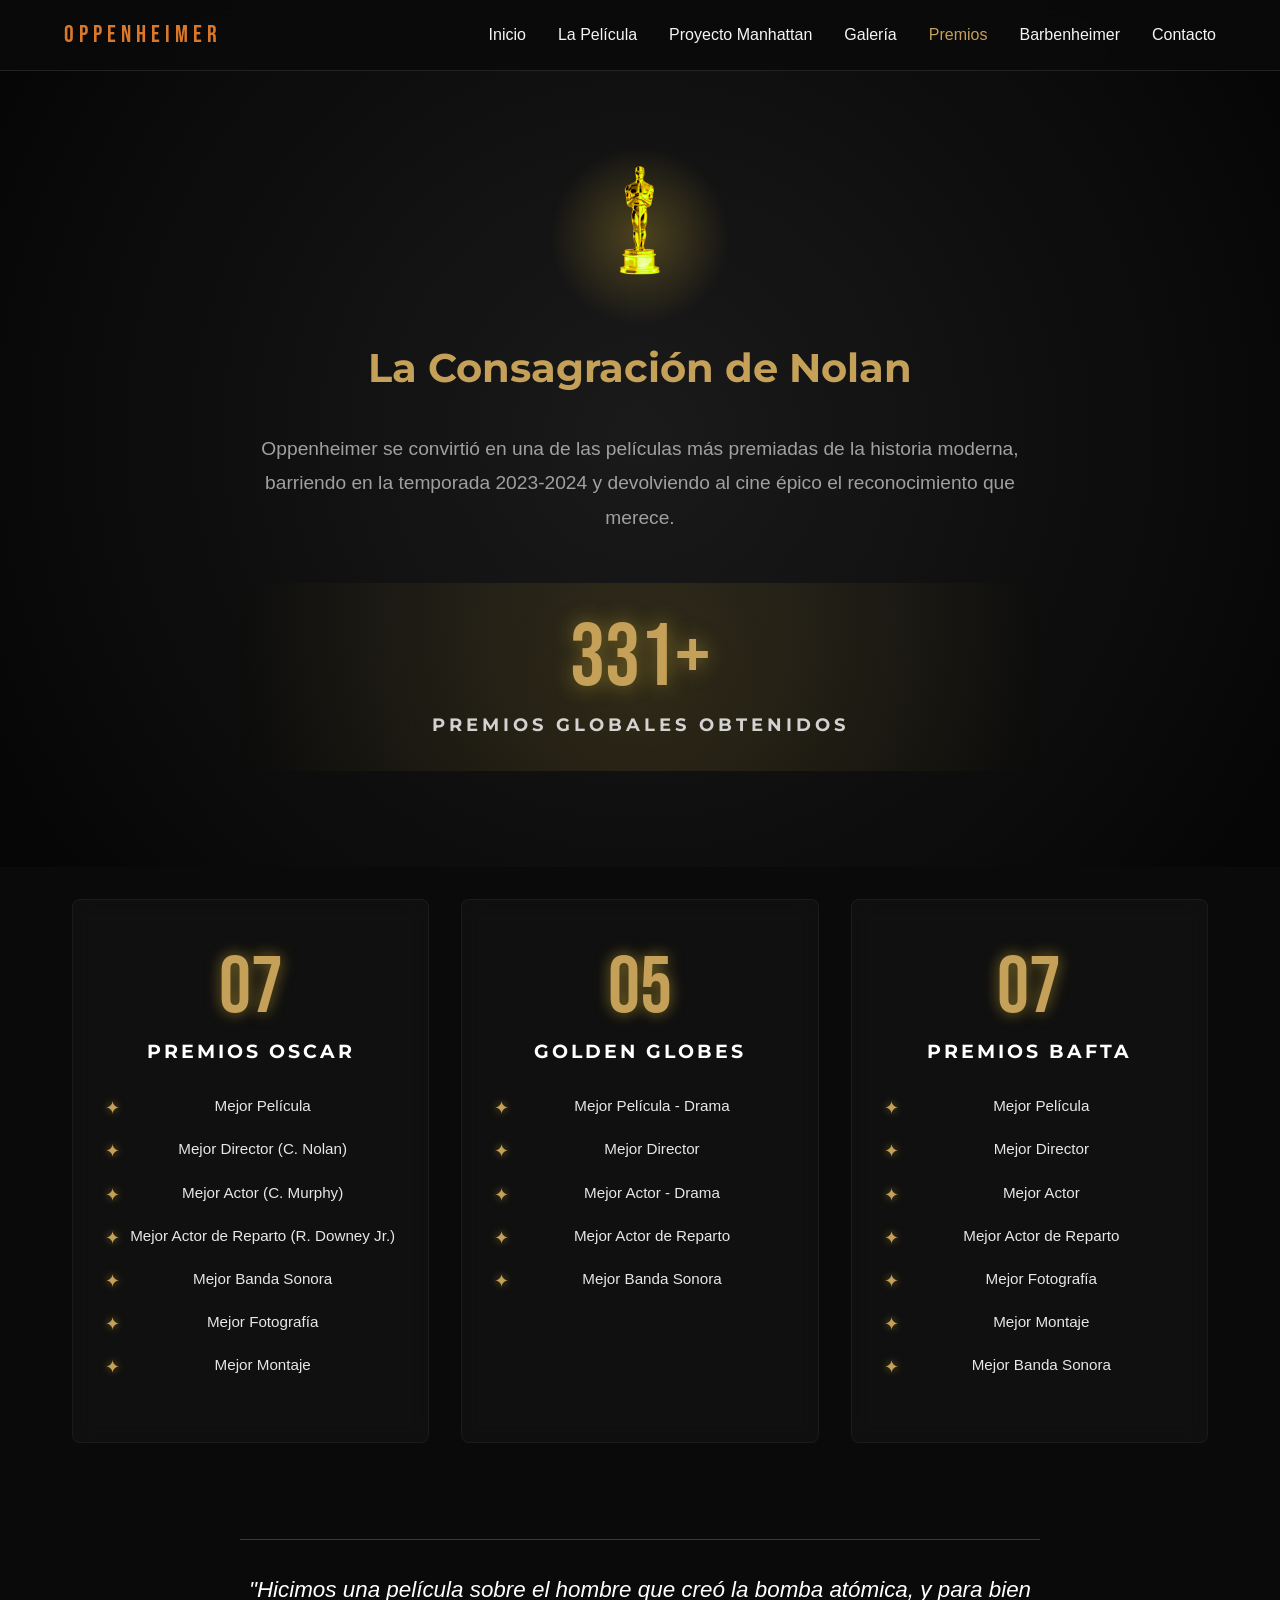
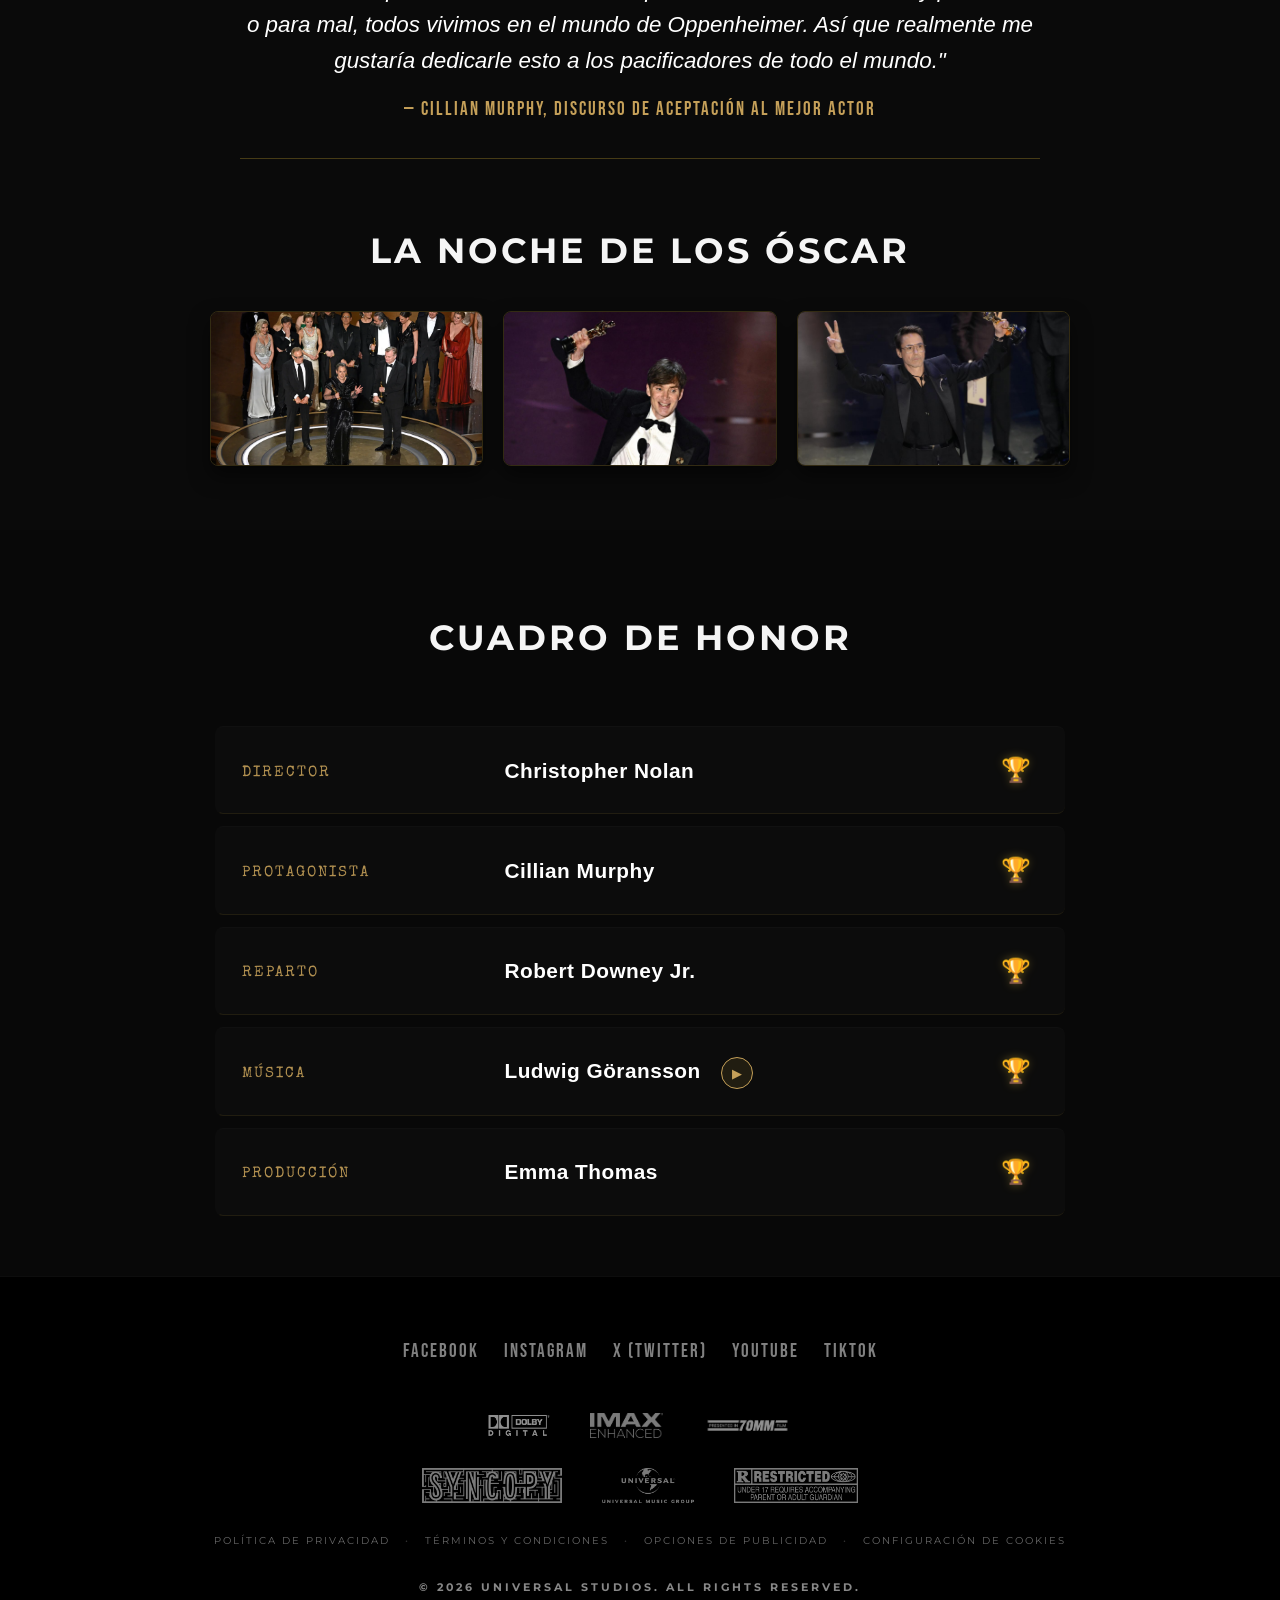
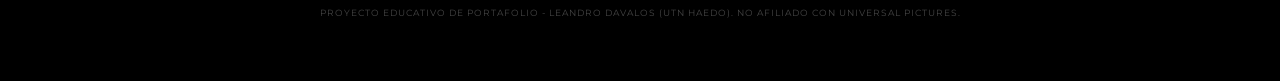
<file: premios.html>
<!DOCTYPE html>
<html lang="es">
<head>
    <meta charset="UTF-8">
    <meta name="viewport" content="width=device-width, initial-scale=1.0">
    <title>Premios y Reconocimientos | Oppenheimer</title>
    
    <link rel="icon" href="img/Icono2.webp" type="image/webp">
    <!-- Agregada la fuente Special Elite para el Cuadro de Honor -->
    <link href="https://fonts.googleapis.com/css2?family=Montserrat:wght@400;700;900&family=Bebas+Neue&family=Special+Elite&family=Playfair+Display:ital,wght@1,700&display=swap" rel="stylesheet">
    <link rel="stylesheet" href="css/styles.css">
</head>
<body>

    <div id="particles-container"></div>

    <header>
        <nav class="nav-container">
            <a href="index.html" class="logo">OPPENHEIMER</a>
            <ul class="nav-links">
                <li><a href="index.html">Inicio</a></li>
                <li><a href="sobre.html">La Película</a></li>
                <li><a href="historia.html">Proyecto Manhattan</a></li>
                <li><a href="galeria.html">Galería</a></li>
                <li><a href="premios.html" style="color: var(--oscar-gold);">Premios</a></li>
                <li><a href="barbenheimer.html">Barbenheimer</a></li>
                <li><a href="contacto.html">Contacto</a></li>
            </ul>
                <button class="hamburger" aria-label="Menú">
                <span></span><span></span><span></span>
            </button>
        </nav>
    </header>

    <main>
        <section class="awards-hero animate-fade-up">
            <!-- Nuevo contenedor para el brillo -->
            <div class="oscar-glow">
                <img src="img/oscar.webp" alt="Icono Oscar" class="oscar-statue" style="filter: invert(1) sepia(1) saturate(5) hue-rotate(10deg);">
            </div>
            <h1 class="page-title" style="color: var(--oscar-gold);">La Consagración de Nolan</h1>
            <p class="intro-text" style="max-width: 800px; margin: 2rem auto;">
                Oppenheimer se convirtió en una de las películas más premiadas de la historia moderna, barriendo en la temporada 2023-2024 y devolviendo al cine épico el reconocimiento que merece.
            </p>
            <!-- NUEVO: Contenedor del contador -->
            <div class="global-counter-container animate-fade-up" style="animation-delay: 0.4s;">
                <div class="counter-number" id="globalAwardsCounter" data-target="333">0</div>
                <div class="counter-label">Premios Globales Obtenidos</div>
            </div>
        </section>

        <section class="awards-grid">
            <article class="award-card animate-fade-up">
                <div class="award-count">07</div>
                <h2 class="award-category">Premios Oscar</h2>
                <ul class="award-list">
                    <li>Mejor Película</li>
                    <li>Mejor Director (C. Nolan)</li>
                    <li>Mejor Actor (C. Murphy)</li>
                    <li>Mejor Actor de Reparto (R. Downey Jr.)</li>
                    <li>Mejor Banda Sonora</li>
                    <li>Mejor Fotografía</li>
                    <li>Mejor Montaje</li>
                </ul>
            </article>

            <article class="award-card animate-fade-up" style="animation-delay: 0.2s;">
                <div class="award-count">05</div>
                <h2 class="award-category">Golden Globes</h2>
                <ul class="award-list">
                    <li>Mejor Película - Drama</li>
                    <li>Mejor Director</li>
                    <li>Mejor Actor - Drama</li>
                    <li>Mejor Actor de Reparto</li>
                    <li>Mejor Banda Sonora</li>
                </ul>
            </article>

            <article class="award-card animate-fade-up" style="animation-delay: 0.4s;">
                <div class="award-count">07</div>
                <h2 class="award-category">Premios BAFTA</h2>
                <ul class="award-list">
                    <li>Mejor Película</li>
                    <li>Mejor Director</li>
                    <li>Mejor Actor</li>
                    <li>Mejor Actor de Reparto</li>
                    <li>Mejor Fotografía</li>
                    <li>Mejor Montaje</li>
                    <li>Mejor Banda Sonora</li>
                </ul>
            </article>
        </section>

        <section class="speech-quote-section animate-fade-up">
            <blockquote style="max-width: 800px; margin: 4rem auto; text-align: center; border-top: 1px solid rgba(212, 175, 55, 0.3); border-bottom: 1px solid rgba(212, 175, 55, 0.3); padding: 2rem 0;">
                <p style="font-size: 1.4rem; font-style: italic; color: #fff; line-height: 1.6; margin-bottom: 1rem;">
                    "Hicimos una película sobre el hombre que creó la bomba atómica, y para bien o para mal, todos vivimos en el mundo de Oppenheimer. Así que realmente me gustaría dedicarle esto a los pacificadores de todo el mundo."
                </p>
                <footer style="font-family: 'Bebas Neue', sans-serif; color: var(--oscar-gold, #d4af37); font-size: 1.2rem; letter-spacing: 2px;">
                    — Cillian Murphy, Discurso de aceptación al Mejor Actor
                </footer>
            </blockquote>
        </section>

        <!-- NUEVO: Minigalería de la Gala -->
        <section class="gala-section animate-fade-up" style="animation-delay: 0.6s;">
            <h2 class="section-title" style="text-align: center; margin-bottom: 2rem;">La Noche de los Óscar</h2>
            <div class="gala-grid">
                <div class="gala-item">
                    <img src="img/galeria/Foto9.webp" alt="Oppenheimer gana Mejor Película" loading="lazy">
                </div>
                <div class="gala-item">
                    <img src="img/Cillian.jpg" alt="Cillian Murphy Mejor Actor" loading="lazy" style="filter: grayscale(0%);">
                </div>
                <div class="gala-item">
                    <img src="img/Robert.jpeg" alt="Robert Downey Jr. Mejor Actor de Reparto" loading="lazy" style="filter: grayscale(0%);">
                </div>
            </div>
        </section>

        <section class="winners-section">
            <h2 class="section-title animate-fade-up" style="text-align: center;">Cuadro de Honor</h2>
            <table class="winners-table animate-fade-up">
                <tr>
                    <td><span class="winner-role">Director</span></td>
                    <td><span class="winner-name">Christopher Nolan</span></td>
                    <td style="text-align: right;"><span class="laurel-icon">🏆</span></td>
                </tr>
                <tr>
                    <td><span class="winner-role">Protagonista</span></td>
                    <td><span class="winner-name">Cillian Murphy</span></td>
                    <td style="text-align: right;"><span class="laurel-icon">🏆</span></td>
                </tr>
                <tr>
                    <td><span class="winner-role">Reparto</span></td>
                    <td><span class="winner-name">Robert Downey Jr.</span></td>
                    <td style="text-align: right;"><span class="laurel-icon">🏆</span></td>
                </tr>
                <tr>
                    <td><span class="winner-role">Música</span></td>
                    <td>
                        <span class="winner-name">Ludwig Göransson</span>
                        <!-- NUEVO: Botón Easter Egg -->
                        <button id="playMusicBtn" class="music-btn" aria-label="Reproducir Banda Sonora" title="Escuchar">
                            <span>▶</span>
                        </button>
                        <!-- Audio oculto (puedes cambiar el src por tu propio archivo local mp3) -->
                        <audio id="ostAudio" src="img/audio/musica.mp3" preload="none"></audio>
                    </td>
                    <td style="text-align: right;"><span class="laurel-icon">🏆</span></td>
                </tr>
                <tr>
                    <td><span class="winner-role">Producción</span></td>
                    <td><span class="winner-name">Emma Thomas</span></td>
                    <td style="text-align: right;"><span class="laurel-icon">🏆</span></td>
                </tr>
            </table>
        </section>
    </main>

    <button class="back-to-top" id="backToTop" aria-label="Volver arriba">⬆</button>

    <footer class="hollywood-footer">
        <div class="footer-inner">
            <div class="footer-socials">
                <a href="https://www.facebook.com/universalpictures/" target="_blank">FACEBOOK</a>
                <a href="https://www.instagram.com/universalpictures/" target="_blank">INSTAGRAM</a>
                <a href="https://twitter.com/UniversalPics" target="_blank">X (TWITTER)</a>
                <a href="https://www.youtube.com/user/universalpictures" target="_blank">YOUTUBE</a>
                <a href="https://www.tiktok.com/@universalpics" target="_blank">TIKTOK</a>
            </div>
            
            <div class="billing-row tech-row">
                <img src="img/dolby2.png" alt="Dolby" class="footer-img">
                <img src="img/imax.png" alt="IMAX" class="footer-img">
                <img src="img/70mm2.png" alt="70MM" class="footer-img">
            </div>
            <div class="billing-row studio-row">
                <img src="img/Syncopy.png" alt="Syncopy" class="footer-img">
                <img src="img/Universal.png" alt="Universal" class="footer-img">
                <img src="img/rated-r.png" alt="Rated R" class="footer-img">
            </div>
            
            <nav class="footer-legal-nav">
                <a href="#">POLÍTICA DE PRIVACIDAD</a>
                <span class="dot">•</span>
                <a href="#">TÉRMINOS Y CONDICIONES</a>
                <span class="dot">•</span>
                <a href="#">OPCIONES DE PUBLICIDAD</a>
                <span class="dot">•</span>
                <a href="#">CONFIGURACIÓN DE COOKIES</a>
            </nav>
            
            <div class="footer-copyright-block">
                <p class="main-copy">© 2026 UNIVERSAL STUDIOS. ALL RIGHTS RESERVED.</p>
                <p class="disclaimer">PROYECTO EDUCATIVO DE PORTAFOLIO - LEANDRO DAVALOS (UTN HAEDO). NO AFILIADO CON UNIVERSAL PICTURES.</p>
            </div>
        </div>
    </footer>

    <script src="js/script.js"></script>
</body>
</html>
</file>
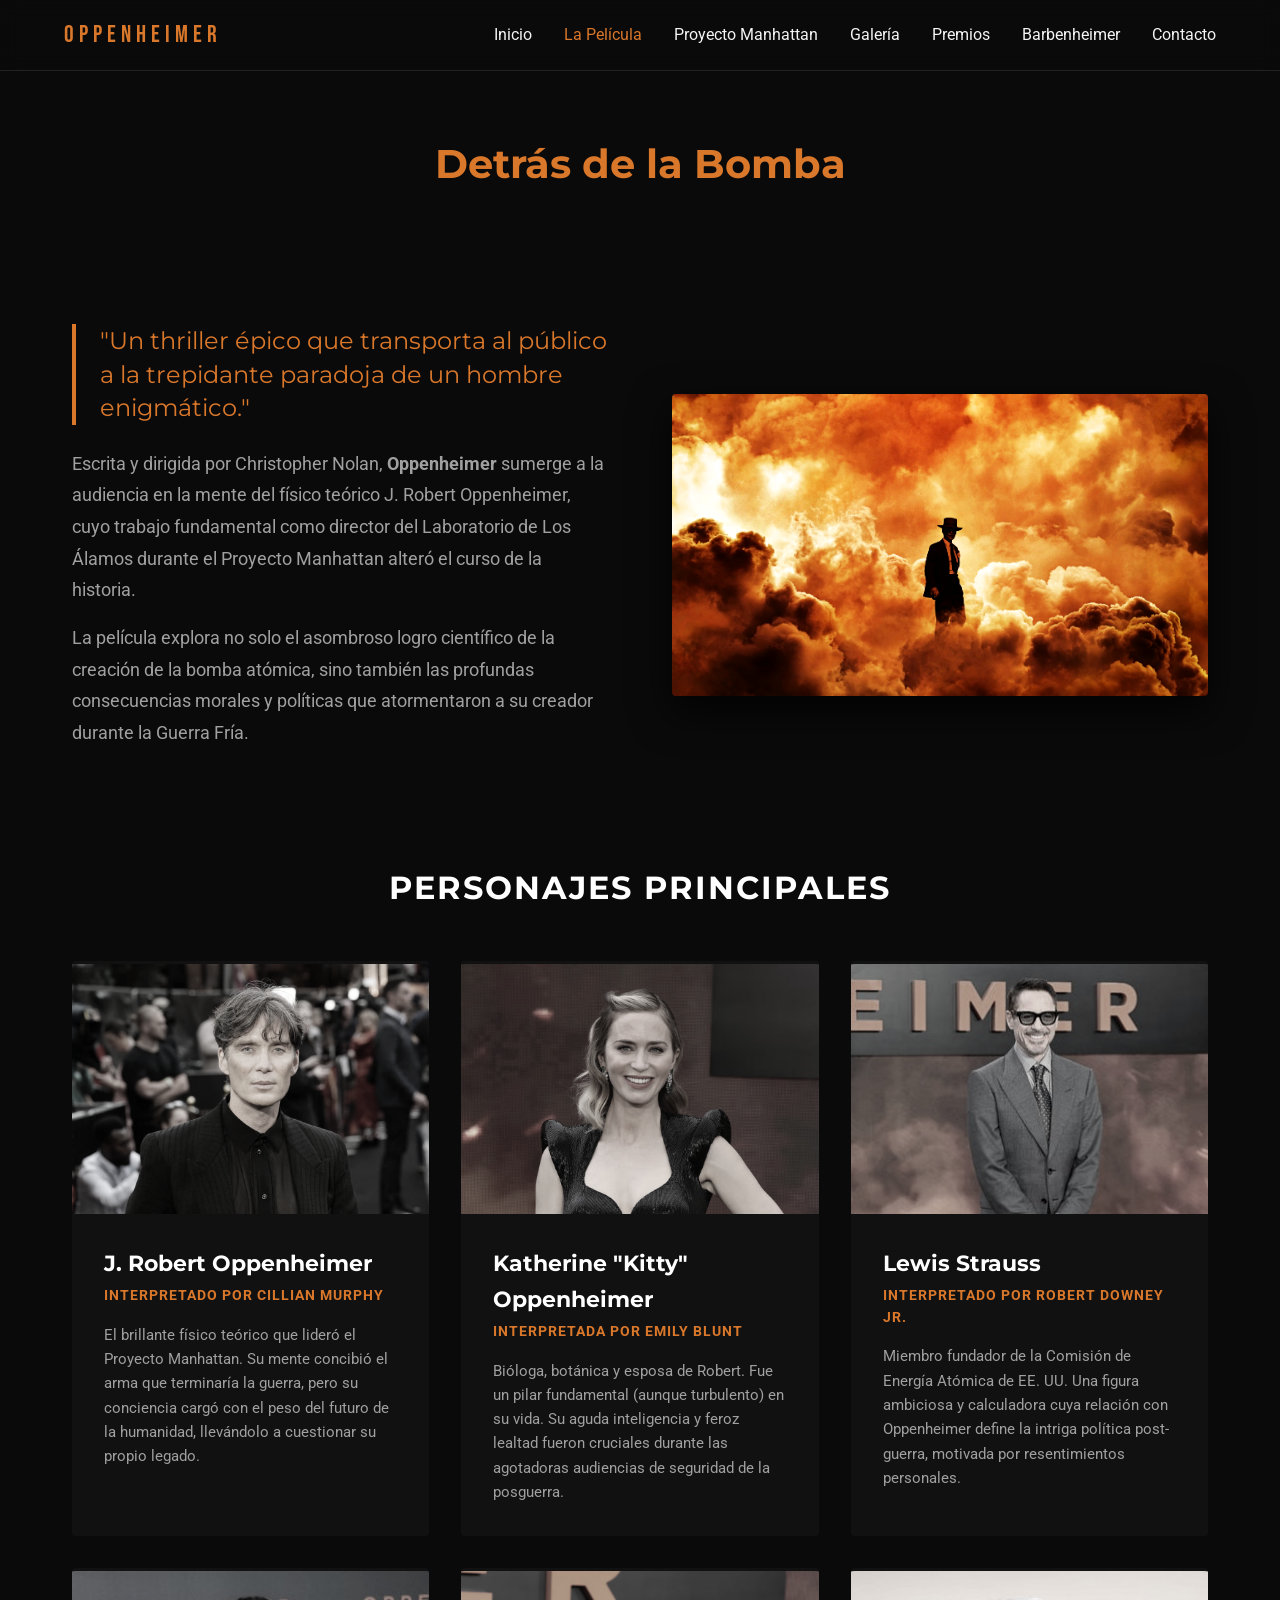
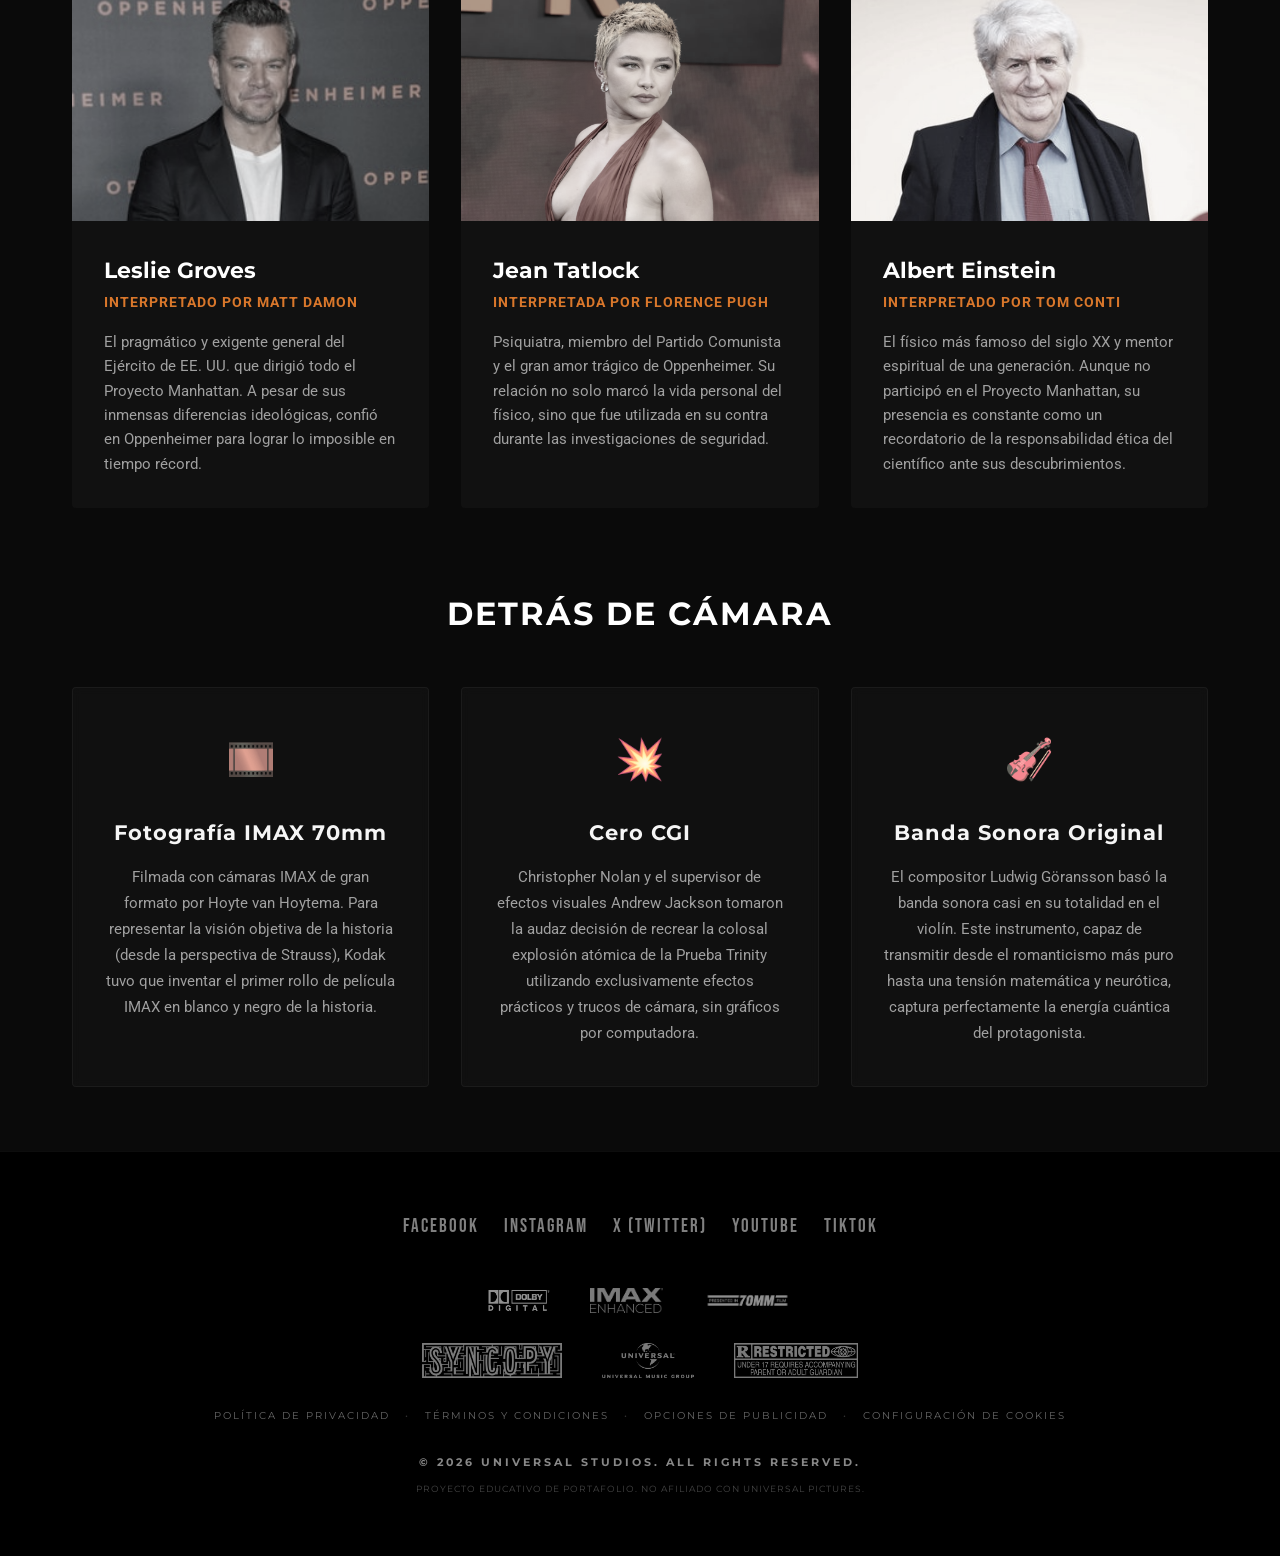
<file: sobre.html>
<!DOCTYPE html>
<html lang="es">
<head>
    <meta charset="UTF-8">
    <meta name="viewport" content="width=device-width, initial-scale=1.0">
    <title>La Película | Oppenheimer</title>
    
    <link rel="icon" href="img/Icono.webp" type="image/webp">
    
    <link href="https://fonts.googleapis.com/css2?family=Montserrat:wght@700;800&family=Roboto:wght@300;400;700&display=swap" rel="stylesheet">
    <link href="https://fonts.googleapis.com/css2?family=Playfair+Display:ital,wght@1,700&display=swap" rel="stylesheet">
    <link href="https://fonts.googleapis.com/css2?family=Montserrat:wght@400;700;900&family=Bebas+Neue&family=Special+Elite&family=Playfair+Display:ital,wght@1,700&display=swap" rel="stylesheet">

    <link rel="stylesheet" href="css/styles.css">
    
</head>
<body>

    <header>
        <nav class="nav-container">
            <a href="index.html" class="logo">OPPENHEIMER</a>
            <ul class="nav-links">
                <li><a href="index.html">Inicio</a></li>
                <li><a href="sobre.html" style="color: var(--accent-color);">La Película</a></li>
                <li><a href="historia.html">Proyecto Manhattan</a></li>
                <li><a href="galeria.html">Galería</a></li>
                <li><a href="premios.html">Premios</a></li>
                <li><a href="barbenheimer.html">Barbenheimer</a></li>
                <li><a href="contacto.html">Contacto</a></li>
            </ul>
            <button class="hamburger" aria-label="Menú">
                <span></span><span></span><span></span>
            </button>
        </nav>
    </header>

    <main>
        <div class="page-header">
            <h1 class="page-title animate-fade-up">Detrás de la Bomba</h1>
        </div>
        
        <section class="container">
            <div class="synopsis-section animate-fade-up" style="animation-delay: 0.2s;">
                <div class="synopsis-text">
                    <div class="synopsis-quote">
                        "Un thriller épico que transporta al público a la trepidante paradoja de un hombre enigmático."
                    </div>
                    <p class="synopsis-p">
                        Escrita y dirigida por Christopher Nolan, <strong>Oppenheimer</strong> sumerge a la audiencia en la mente del físico teórico J. Robert Oppenheimer, cuyo trabajo fundamental como director del Laboratorio de Los Álamos durante el Proyecto Manhattan alteró el curso de la historia.
                    </p>
                    <p class="synopsis-p">
                        La película explora no solo el asombroso logro científico de la creación de la bomba atómica, sino también las profundas consecuencias morales y políticas que atormentaron a su creador durante la Guerra Fría.
                    </p>
                </div>
                <div class="synopsis-image">
                    <img src="img/Explocion.webp" alt="Póster de Oppenheimer">
                </div>
            </div>

            <h2 class="characters-title animate-fade-up" style="animation-delay: 0.4s;">Personajes Principales</h2>
            
            <div class="characters-grid">
                <article class="character-card animate-fade-up" style="animation-delay: 0.5s;">
                    <div class="char-img-wrapper">
                        <img src="img/Cillian.webp" alt="Cillian Murphy" onerror="this.src='https://images.unsplash.com/photo-1506794778202-cad84cf45f1d?q=80&w=400';">
                    </div>
                    <div class="char-content">
                        <h3 class="char-name">J. Robert Oppenheimer</h3>
                        <p class="char-actor">Interpretado por Cillian Murphy</p>
                        <p class="char-bio">El brillante físico teórico que lideró el Proyecto Manhattan. Su mente concibió el arma que terminaría la guerra, pero su conciencia cargó con el peso del futuro de la humanidad, llevándolo a cuestionar su propio legado.</p>
                    </div>
                </article>
                
                <article class="character-card animate-fade-up" style="animation-delay: 0.6s;">
                    <div class="char-img-wrapper">
                        <img src="img/Emily.avif" alt="Emily Blunt" onerror="this.src='https://images.unsplash.com/photo-1534528741775-53994a69daeb?q=80&w=400';">
                    </div>
                    <div class="char-content">
                        <h3 class="char-name">Katherine "Kitty" Oppenheimer</h3>
                        <p class="char-actor">Interpretada por Emily Blunt</p>
                        <p class="char-bio">Bióloga, botánica y esposa de Robert. Fue un pilar fundamental (aunque turbulento) en su vida. Su aguda inteligencia y feroz lealtad fueron cruciales durante las agotadoras audiencias de seguridad de la posguerra.</p>
                    </div>
                </article>

                <article class="character-card animate-fade-up" style="animation-delay: 0.7s;">
                    <div class="char-img-wrapper">
                        <img src="img/Robert.jpg" alt="Robert Downey Jr." onerror="this.src='https://images.unsplash.com/photo-1507003211169-0a1dd7228f2d?q=80&w=400';">
                    </div>
                    <div class="char-content">
                        <h3 class="char-name">Lewis Strauss</h3>
                        <p class="char-actor">Interpretado por Robert Downey Jr.</p>
                        <p class="char-bio">Miembro fundador de la Comisión de Energía Atómica de EE. UU. Una figura ambiciosa y calculadora cuya relación con Oppenheimer define la intriga política post-guerra, motivada por resentimientos personales.</p>
                    </div>
                </article>

                <article class="character-card animate-fade-up" style="animation-delay: 0.8s;">
                    <div class="char-img-wrapper">
                        <img src="img/Matt.jpg" alt="Matt Damon" onerror="this.src='https://images.unsplash.com/photo-1492562080023-ab3db95bfbce?q=80&w=400';">
                    </div>
                    <div class="char-content">
                        <h3 class="char-name">Leslie Groves</h3>
                        <p class="char-actor">Interpretado por Matt Damon</p>
                        <p class="char-bio">El pragmático y exigente general del Ejército de EE. UU. que dirigió todo el Proyecto Manhattan. A pesar de sus inmensas diferencias ideológicas, confió en Oppenheimer para lograr lo imposible en tiempo récord.</p>
                    </div>
                </article>

                <article class="character-card animate-fade-up" style="animation-delay: 0.9s;">
                    <div class="char-img-wrapper">
                        <img src="img/Florence.avif" alt="Florence Pugh" onerror="this.src='https://images.unsplash.com/photo-1544005313-94ddf0286df2?q=80&w=400';">
                    </div>
                    <div class="char-content">
                        <h3 class="char-name">Jean Tatlock</h3>
                        <p class="char-actor">Interpretada por Florence Pugh</p>
                        <p class="char-bio">Psiquiatra, miembro del Partido Comunista y el gran amor trágico de Oppenheimer. Su relación no solo marcó la vida personal del físico, sino que fue utilizada en su contra durante las investigaciones de seguridad.</p>
                    </div>
                </article>

                <article class="character-card animate-fade-up" style="animation-delay: 1.0s;">
                    <div class="char-img-wrapper">
                        <img src="img/Tom.jpg" alt="Tom Conti" onerror="this.src='https://images.unsplash.com/photo-1507003211169-0a1dd7228f2d?q=80&w=400';">
                    </div>
                    <div class="char-content">
                        <h3 class="char-name">Albert Einstein</h3>
                        <p class="char-actor">Interpretado por Tom Conti</p>
                        <p class="char-bio">El físico más famoso del siglo XX y mentor espiritual de una generación. Aunque no participó en el Proyecto Manhattan, su presencia es constante como un recordatorio de la responsabilidad ética del científico ante sus descubrimientos.</p>
                    </div>
                </article>

            </div>

            <h2 class="characters-title animate-fade-up" style="margin-top: 5rem; animation-delay: 0.2s;">Detrás de Cámara</h2>
            
            <div class="production-grid">
                <article class="prod-card animate-fade-up" style="animation-delay: 0.3s;">
                    <div class="prod-icon">🎞️</div>
                    <h3 class="prod-title">Fotografía IMAX 70mm</h3>
                    <p class="prod-text">Filmada con cámaras IMAX de gran formato por Hoyte van Hoytema. Para representar la visión objetiva de la historia (desde la perspectiva de Strauss), Kodak tuvo que inventar el primer rollo de película IMAX en blanco y negro de la historia.</p>
                </article>

                <article class="prod-card animate-fade-up" style="animation-delay: 0.4s;">
                    <div class="prod-icon">💥</div>
                    <h3 class="prod-title">Cero CGI</h3>
                    <p class="prod-text">Christopher Nolan y el supervisor de efectos visuales Andrew Jackson tomaron la audaz decisión de recrear la colosal explosión atómica de la Prueba Trinity utilizando exclusivamente efectos prácticos y trucos de cámara, sin gráficos por computadora.</p>
                </article>

                <article class="prod-card animate-fade-up" style="animation-delay: 0.5s;">
                    <div class="prod-icon">🎻</div>
                    <h3 class="prod-title">Banda Sonora Original</h3>
                    <p class="prod-text">El compositor Ludwig Göransson basó la banda sonora casi en su totalidad en el violín. Este instrumento, capaz de transmitir desde el romanticismo más puro hasta una tensión matemática y neurótica, captura perfectamente la energía cuántica del protagonista.</p>
                </article>
            </div>
            
        </section>
    </main>

    <button class="back-to-top" id="backToTop" aria-label="Volver arriba">↑</button>

    <footer class="hollywood-footer">
        <div class="footer-inner">
            
            <div class="footer-socials">
                <a href="https://www.facebook.com/universalpictures/" target="_blank">FACEBOOK</a>
                <a href="https://www.instagram.com/universalpictures/" target="_blank">INSTAGRAM</a>
                <a href="https://twitter.com/UniversalPics" target="_blank">X (TWITTER)</a>
                <a href="https://www.youtube.com/user/universalpictures" target="_blank">YOUTUBE</a>
                <a href="https://www.tiktok.com/@universalpics" target="_blank">TIKTOK</a>
            </div>

            <div class="billing-row tech-row">
                <img src="img/dolby2.png" alt="Dolby" class="footer-img">
                <img src="img/imax.png" alt="IMAX" class="footer-img">
                <img src="img/70mm2.png" alt="70MM" class="footer-img">
            </div>

            <div class="billing-row studio-row">
                <img src="img/Syncopy.png" alt="Syncopy" class="footer-img">
                <img src="img/Universal.png" alt="Universal" class="footer-img">
                <img src="img/rated-r.png" alt="Rated R" class="footer-img">
            </div>

            <nav class="footer-legal-nav">
                <a href="#">POLÍTICA DE PRIVACIDAD</a>
                <span class="dot">•</span>
                <a href="#">TÉRMINOS Y CONDICIONES</a>
                <span class="dot">•</span>
                <a href="#">OPCIONES DE PUBLICIDAD</a>
                <span class="dot">•</span>
                <a href="#">CONFIGURACIÓN DE COOKIES</a>
            </nav>

            <div class="footer-copyright-block">
                <p class="main-copy">© 2026 UNIVERSAL STUDIOS. ALL RIGHTS RESERVED.</p>
                <p class="disclaimer">PROYECTO EDUCATIVO DE PORTAFOLIO. NO AFILIADO CON UNIVERSAL PICTURES.</p>
            </div>
        </div>
    </footer>
    <script src="js/script.js"></script>
</body>
</html>
</file>
<file: css/styles.css>
/* ============================================================
   VARIABLES GLOBALES
   ============================================================ */
:root {
    --bg-color:      #0a0a0a;
    --text-main:     #f5f5f5;
    --text-muted:    #a0a0a0;
    --accent-color:  #d9772b;
    --oscar-gold:    #c5a059;
    --barbie-pink:   #ff0095;
    --oppie-orange:  #ff4500;
    --paper-color:   #e0d8c3;
    --ink-color:     #222;
    --stamp-red:     #8b0000;
    --font-title:    'Montserrat', sans-serif;
    --font-body:     'Roboto', sans-serif;
    --transition:    all 0.3s ease;
}

/* ============================================================
   RESET Y BASE
   ============================================================ */
*,
*::before,
*::after {
    margin: 0;
    padding: 0;
    box-sizing: border-box;
}

body {
    background-color: var(--bg-color);
    color: var(--text-main);
    font-family: var(--font-body);
    line-height: 1.6;
    overflow-x: hidden;
}

a {
    text-decoration: none;
    color: inherit;
    transition: var(--transition);
}

img {
    max-width: 100%;
    height: auto;
    display: block;
}

/* ============================================================
   NAVEGACION
   ============================================================ */
header {
    position: fixed;
    top: 0;
    width: 100%;
    background: rgba(10, 10, 10, 0.9);
    backdrop-filter: blur(10px);
    z-index: 1000;
    border-bottom: 1px solid rgba(255, 255, 255, 0.1);
}

.nav-container {
    display: flex;
    justify-content: space-between;
    align-items: center;
    padding: 1rem 5%;
    max-width: 1400px;
    margin: 0 auto;
}

.logo {
    font-family: 'Bebas Neue', cursive;
    font-size: 1.5rem;
    font-weight: 400;
    letter-spacing: 5px;
    color: var(--accent-color);
}

.nav-links {
    display: flex;
    gap: 2rem;
    list-style: none;
}

.nav-links a:hover,
.nav-links a.active {
    color: var(--accent-color);
}

.hamburger {
    display: none;
    cursor: pointer;
    border: none;
    background: none;
}

.hamburger span {
    display: block;
    width: 25px;
    height: 2px;
    background-color: var(--text-main);
    margin: 5px 0;
    transition: var(--transition);
}

/* ============================================================
   HERO CON VIDEO
   ============================================================ */
.hero {
    position: relative;
    height: 100vh;
    width: 100%;
    display: flex;
    justify-content: center;
    align-items: center;
    overflow: hidden;
    background: #000;
}

.hero-video {
    position: absolute;
    top: 0;
    left: 0;
    width: 100%;
    height: 100%;
    object-fit: cover;
    z-index: 1;
}

.hero-overlay {
    position: absolute;
    inset: 0;
    background:
        linear-gradient(to bottom, rgba(10, 10, 10, 0) 70%, var(--bg-color) 100%),
        radial-gradient(circle, rgba(0, 0, 0, 0.5) 0%, rgba(0, 0, 0, 0.9) 100%);
    z-index: 2;
}

.hero-content {
    position: relative;
    z-index: 3;
    text-align: center;
    padding: 0 20px;
}

.hero-content .logo {
    font-size: clamp(2rem, 12vw, 8rem);
    line-height: 0.9;
    margin-bottom: 0.5rem;
    display: block;
    width: 100%;
}

.hero h1 {
    font-family: var(--font-title); /* Usa Montserrat */
    font-size: clamp(2rem, 8vw, 6rem); /* Tamaño grande y responsivo */
    font-weight: 900; /* Muy negrita */
    text-transform: uppercase; /* Para que sea igual al logo */
    text-shadow: 0 0 20px rgba(0, 0, 0, 1);
    margin-bottom: 0.5rem;
    line-height: 0.9; /* Compacto */
    background: linear-gradient(to bottom, #ffffff, #d9772b);
    -webkit-background-clip: text;
    -webkit-text-fill-color: transparent;
    background-clip: text;
    /* Esto es clave para que no se vea "radioactivo" */
    opacity: 0.95;
    color: #ffffff;
    /* Sombra suave color cobre */
    text-shadow: 0 0 15px rgba(217, 119, 43, 0.4);
}

.cinematic-timer {
    font-family: monospace;
    font-size: 1.5rem;
    color: var(--accent-color);
    letter-spacing: 5px;
    border: 1px solid var(--accent-color);
    padding: 10px 20px;
    border-radius: 4px;
}

/* ============================================================
   ANIMACIONES
   ============================================================ */
@keyframes fadeInUp {
    from { opacity: 0; transform: translateY(30px); }
    to   { opacity: 1; transform: translateY(0); }
}

.animate-fade-up {
    opacity: 0;
    animation: fadeInUp 1s cubic-bezier(0.2, 0.8, 0.2, 1) forwards;
}

@keyframes oppenheimerReveal {
    0%   { opacity: 0; filter: blur(20px); letter-spacing: 40px; transform: scale(1.15); }
    40%  { opacity: 0.8; filter: blur(5px); }
    100% { opacity: 1; filter: blur(0); letter-spacing: 15px; transform: scale(1); }
}

.animate-oppenheimer {
animation: oppenheimerRevealMobile 4s cubic-bezier(0.25, 0.1, 0.25, 1) forwards;
}

@keyframes oppenheimerRevealMobile {
    0%   { opacity: 0; filter: blur(20px); letter-spacing: 15px; transform: scale(1.15); }
    40%  { opacity: 0.8; filter: blur(5px); }
    100% { opacity: 1; filter: blur(0); letter-spacing: 2px; transform: scale(1); }
}

/* ============================================================
   BOTONES
   ============================================================ */
.hero-buttons {
    margin-top: 2rem;
    display: flex;
    gap: 1.5rem;
    justify-content: center;
    flex-wrap: wrap;
}

.btn-primary,
.btn-secondary {
    padding: 12px 30px;
    font-family: var(--font-title);
    text-transform: uppercase;
    letter-spacing: 2px;
    font-size: 0.9rem;
    border-radius: 3px;
    transition: var(--transition);
}

.btn-primary {
    background-color: var(--accent-color);
    color: #000;
    border: 1px solid var(--accent-color);
    font-weight: bold;
}

.btn-primary:hover {
    background-color: transparent;
    color: var(--accent-color);
    box-shadow: 0 0 15px rgba(217, 119, 43, 0.5);
}

.btn-secondary {
    background-color: transparent;
    color: var(--text-main);
    border: 1px solid rgba(255, 255, 255, 0.5);
}

.btn-secondary:hover {
    border-color: var(--text-main);
    background-color: rgba(255, 255, 255, 0.1);
}

/* ============================================================
   SECCION INTRODUCCION (HOME)
   ============================================================ */
.home-intro {
    padding: 6rem 20px;
    text-align: center;
    background-color: var(--bg-color);
    position: relative;
    z-index: 5;
}

.intro-content {
    max-width: 800px;
    margin: 0 auto;
}

.intro-title {
    font-family: var(--font-title);
    font-size: 2.2rem;
    color: var(--text-main);
    margin-bottom: 1rem;
    letter-spacing: 2px;
}

.intro-divider {
    width: 60px;
    height: 3px;
    background-color: var(--accent-color);
    margin: 0 auto 2rem;
}

.intro-text {
    font-size: 1.2rem;
    color: var(--text-muted);
    line-height: 1.8;
}

/* ============================================================
   SECCION CRITICAS
   ============================================================ */
.reviews-section {
    background: linear-gradient(to bottom, var(--bg-color), #050505);
    padding: 4rem 20px 8rem;
    text-align: center;
}

.reviews-title {
    font-family: var(--font-title);
    font-size: 1.8rem;
    color: var(--text-muted);
    text-transform: uppercase;
    letter-spacing: 4px;
    margin-bottom: 4rem;
}

.reviews-grid {
    display: grid;
    grid-template-columns: repeat(auto-fit, minmax(300px, 1fr));
    gap: 2rem;
    max-width: 1200px;
    margin: 0 auto;
}

.review-card {
    background: rgba(25, 25, 25, 0.4);
    border-top: 2px solid var(--accent-color);
    padding: 2.5rem 2rem;
    border-radius: 4px;
    transition: var(--transition);
    backdrop-filter: blur(5px);
}

.review-card:hover {
    transform: translateY(-10px);
    background: rgba(25, 25, 25, 0.8);
    box-shadow: 0 10px 30px rgba(0, 0, 0, 0.5);
}

.stars  { color: var(--accent-color); font-size: 1.5rem; margin-bottom: 1rem; letter-spacing: 2px; }
.quote  { font-size: 1.1rem; font-style: italic; color: var(--text-main); line-height: 1.6; margin-bottom: 1.5rem; }
.author { font-family: var(--font-title); font-size: 0.85rem; font-weight: 700; color: var(--text-muted); text-transform: uppercase; letter-spacing: 1px; }

/* ============================================================
   SECCION TRAILER
   ============================================================ */
.trailer-section { width: 100%; position: relative; padding: 0; }

.trailer-bg {
    position: relative;
    height: 60vh;
    min-height: 400px;
    display: flex;
    justify-content: center;
    align-items: center;
    background: url('../img/Explocion.webp') center / cover no-repeat;
    background-color: #111;
}

.trailer-overlay {
    position: absolute;
    inset: 0;
    background: rgba(0, 0, 0, 0.7);
    transition: var(--transition);
}

.trailer-bg:hover .trailer-overlay { background: rgba(0, 0, 0, 0.5); }

.trailer-content { position: relative; z-index: 2; text-align: center; }

.trailer-title {
    font-family: var(--font-title);
    font-size: 2rem;
    color: var(--text-main);
    margin-bottom: 2rem;
    letter-spacing: 2px;
}

.play-btn {
    width: 80px;
    height: 80px;
    border-radius: 50%;
    background: rgba(217, 119, 43, 0.8);
    border: 2px solid var(--accent-color);
    color: #fff;
    font-size: 2rem;
    display: flex;
    justify-content: center;
    align-items: center;
    margin: 0 auto 1rem;
    cursor: pointer;
    transition: all 0.4s cubic-bezier(0.175, 0.885, 0.32, 1.275);
    padding-left: 5px;
}

.play-btn:hover {
    transform: scale(1.15);
    background: var(--accent-color);
    box-shadow: 0 0 30px rgba(217, 119, 43, 0.6);
}

.trailer-subtitle { font-size: 1rem; color: var(--text-main); text-transform: uppercase; letter-spacing: 3px; margin-top: 15px; }

/* ============================================================
   MODAL VIDEO
   ============================================================ */
.video-modal {
    position: fixed;
    inset: 0;
    background-color: rgba(0, 0, 0, 0.95);
    display: flex;
    justify-content: center;
    align-items: center;
    z-index: 3000;
    opacity: 0;
    visibility: hidden;
    transition: opacity 0.3s ease, visibility 0.3s ease;
    backdrop-filter: blur(10px);
}

.video-modal.active { opacity: 1; visibility: visible; }

.modal-content {
    width: 90%;
    max-width: 1000px;
    transform: scale(0.9);
    transition: transform 0.3s ease;
}

.video-modal.active .modal-content { transform: scale(1); }

.iframe-container {
    position: relative;
    width: 100%;
    padding-bottom: 56.25%;
    background: #000;
    box-shadow: 0 10px 40px rgba(0, 0, 0, 0.8);
    border: 1px solid rgba(255, 255, 255, 0.1);
}

.iframe-container iframe {
    position: absolute;
    inset: 0;
    width: 100%;
    height: 100%;
}

.modal-close {
    position: absolute;
    top: 20px;
    right: 30px;
    background: none;
    border: none;
    color: var(--text-muted);
    font-size: 3rem;
    cursor: pointer;
    transition: color 0.3s;
    z-index: 3001;
}

.modal-close:hover { color: var(--accent-color); }

/* ============================================================
   SECCION REPARTO
   ============================================================ */
.cast-section { padding: 6rem 20px 8rem; background-color: var(--bg-color); }

.section-title {
    font-family: var(--font-title);
    font-size: 2.2rem;
    color: var(--text-main);
    text-align: center;
    margin-bottom: 3rem;
    text-transform: uppercase;
    letter-spacing: 3px;
}

.cast-grid {
    display: grid;
    grid-template-columns: repeat(auto-fit, minmax(220px, 1fr));
    gap: 1.5rem;
    max-width: 1200px;
    margin: 0 auto;
}

.cast-card {
    position: relative;
    border-radius: 4px;
    overflow: hidden;
    cursor: pointer;
    background: #111;
    aspect-ratio: 2 / 3;
}

.cast-img {
    width: 100%;
    height: 100%;
    object-fit: cover;
    filter: grayscale(100%) contrast(120%);
    transition: all 0.5s cubic-bezier(0.25, 0.46, 0.45, 0.94);
}

.cast-card:hover .cast-img { filter: grayscale(0%) contrast(100%); transform: scale(1.08); }

.cast-info {
    position: absolute;
    bottom: 0;
    left: 0;
    width: 100%;
    padding: 3rem 1rem 1.5rem;
    background: linear-gradient(to top, rgba(0, 0, 0, 0.95) 0%, rgba(0, 0, 0, 0) 100%);
    text-align: center;
    transform: translateY(15px);
    transition: all 0.4s ease;
}

.cast-card:hover .cast-info { transform: translateY(0); }

.cast-info h3 { font-family: var(--font-title); color: var(--text-main); font-size: 1.3rem; margin-bottom: 0.2rem; letter-spacing: 1px; }
.cast-info p  { color: var(--accent-color); font-size: 0.85rem; text-transform: uppercase; letter-spacing: 2px; }

.cast-action { text-align: center; margin-top: 4rem; }

/* ============================================================
   GALERIA
   ============================================================ */
.gallery-wrapper {
    max-width: 1400px;
    margin: 0 auto;
    padding: 2rem;
    columns: 3;
    column-gap: 1.5rem;
}

.gallery-item {
    cursor: pointer;
    margin-bottom: 1.5rem;
    border-radius: 4px;
    overflow: hidden;
    position: relative;
    break-inside: avoid;
    background: #111;
}

.gallery-item:focus { outline: 3px solid var(--accent-color); outline-offset: -3px; }

.gallery-item img {
    width: 100%;
    height: auto;
    display: block;
    transition: transform 0.5s ease;
    filter: brightness(0.8) contrast(1.1);
}

.gallery-item:hover img,
.gallery-item:focus  img {
    transform: scale(1.05);
    filter: brightness(1) contrast(1);
}

.gallery-item .overlay {
    position: absolute;
    inset: 0;
    background: rgba(217, 119, 43, 0.7);
    display: flex;
    justify-content: center;
    align-items: center;
    opacity: 0;
    transition: var(--transition);
}

.gallery-item .overlay span {
    color: white;
    font-family: var(--font-title);
    font-size: 1.2rem;
    letter-spacing: 2px;
    transform: translateY(20px);
    transition: var(--transition);
}

.gallery-item:hover .overlay,
.gallery-item:focus  .overlay { opacity: 1; }

.gallery-item:hover .overlay span,
.gallery-item:focus  .overlay span { transform: translateY(0); }

/* Lightbox */
.lightbox {
    position: fixed;
    inset: 0;
    background-color: rgba(0, 0, 0, 0.95);
    display: flex;
    justify-content: center;
    align-items: center;
    z-index: 2000;
    opacity: 0;
    visibility: hidden;
    transition: opacity 0.3s ease, visibility 0.3s ease;
    backdrop-filter: blur(5px);
}

.lightbox.active { opacity: 1; visibility: visible; }

.lightbox-content {
    display: flex;
    flex-direction: column;
    align-items: center;
    max-width: 90vw;
    max-height: 90vh;
    transform: scale(0.9);
    transition: transform 0.3s ease;
}

.lightbox.active .lightbox-content { transform: scale(1); }

.lightbox-content img {
    max-width: 100%;
    max-height: 80vh;
    width: auto;
    height: auto;
    object-fit: contain;
    box-shadow: 0 10px 40px rgba(0, 0, 0, 0.8);
    border: 1px solid rgba(255, 255, 255, 0.1);
    border-radius: 4px;
}

.lightbox-close {
    position: absolute;
    top: 20px;
    right: 30px;
    background: none;
    border: none;
    color: var(--text-muted);
    font-size: 3rem;
    cursor: pointer;
    transition: color 0.3s;
    z-index: 2001;
}

.lightbox-close:hover,
.lightbox-close:focus { color: var(--accent-color); outline: none; }

.lightbox-nav {
    position: absolute;
    top: 50%;
    transform: translateY(-50%);
    background: rgba(0, 0, 0, 0.5);
    color: white;
    border: none;
    font-size: 2rem;
    padding: 1rem;
    cursor: pointer;
    transition: var(--transition);
    z-index: 2002;
    border-radius: 5px;
}

.lightbox-nav:hover { background: var(--accent-color); color: black; }
.lightbox-nav.prev  { left: 20px; }
.lightbox-nav.next  { right: 20px; }

/* ============================================================
   BOTON VOLVER ARRIBA
   ============================================================ */
.back-to-top {
    position: fixed;
    bottom: 30px;
    right: 30px;
    width: 50px;
    height: 50px;
    background: var(--accent-color);
    color: #000;
    border: none;
    border-radius: 50%;
    cursor: pointer;
    z-index: 2000;
    display: flex;
    align-items: center;
    justify-content: center;
    font-size: 1.5rem;
    font-weight: bold;
    box-shadow: 0 5px 15px rgba(0, 0, 0, 0.5);
    transition: all 0.3s ease;
    opacity: 0;
    visibility: hidden;
}

.back-to-top.show { opacity: 1; visibility: visible; }
.back-to-top:hover { transform: scale(1.1) translateY(-5px); background: #fff; }

/* ============================================================
   FOOTER
   ============================================================ */
.hollywood-footer {
    background-color: #000;
    padding: 60px 20px;
    border-top: 1px solid rgba(255, 255, 255, 0.05);
    text-align: center;
}

.footer-inner { max-width: 1000px; margin: 0 auto; }

.footer-socials {
    margin-bottom: 40px;
    display: flex;
    justify-content: center;
    gap: 25px;
    flex-wrap: wrap;
    flex-direction: row;
}

.footer-socials a {
    color: #fff;
    font-family: 'Bebas Neue', cursive;
    font-size: 1.2rem;
    letter-spacing: 2px;
    opacity: 0.5;
    transition: all 0.3s ease;
}

.footer-socials a:hover { opacity: 1; color: var(--accent-color); letter-spacing: 4px; }

.billing-row {
    display: flex;
    justify-content: center;
    align-items: center;
    gap: 40px;
    margin-bottom: 25px;
    flex-wrap: wrap;
    flex-direction: row;
}

.footer-img {
    height: 25px;
    width: auto;
    object-fit: contain;
    filter: brightness(0) invert(0.8);
    opacity: 0.6;
    transition: all 0.3s ease;
}

.footer-img:hover { filter: brightness(0) invert(1); opacity: 1; transform: scale(1.05); }

.studio-row .footer-img { height: 35px; }

img[alt="Dolby"],
img[alt="70MM"] { height: 35px; opacity: 0.7; }

img[alt="Dolby"]:hover,
img[alt="70MM"]:hover { opacity: 1; transform: scale(1.05); }

.footer-legal-nav { margin: 30px 0; font-family: 'Montserrat', sans-serif; font-size: 10px; letter-spacing: 2px; }
.footer-legal-nav a { color: #666; transition: color 0.3s; }
.footer-legal-nav a:hover { color: var(--accent-color); }
.dot { color: #333; margin: 0 10px; }

.footer-copyright-block { font-family: 'Montserrat', sans-serif; max-width: 700px; margin: 0 auto; }
.main-copy   { font-size: 11px; font-weight: 700; letter-spacing: 3px; color: #888; margin-bottom: 10px; }
.disclaimer  { font-size: 9px; color: #444; line-height: 1.6; letter-spacing: 1px; }

/* ============================================================
   UTILIDADES GLOBALES
   ============================================================ */
.page-header { margin-top: 100px; text-align: center; padding: 2rem 1rem; }
.page-title  { font-family: var(--font-title); font-size: 2.5rem; color: var(--accent-color); }
.container   { max-width: 1200px; margin: 0 auto; padding: 2rem; }

.hero-quote-container { margin: 2.5rem auto; text-align: center; max-width: 850px; }

.cinematic-quote {
    font-family: 'Special Elite', monospace;
    font-size: clamp(1.4rem, 4vw, 2.2rem);
    font-style: normal;
    color: #e0d8c3;
    line-height: 1.5;
    text-shadow: 0 4px 20px rgba(0, 0, 0, 0.9);
    margin: 0;
    letter-spacing: 2px;
}

.quote-author {
    font-family: 'Bebas Neue', cursive;
    color: var(--accent-color);
    letter-spacing: 5px;
    font-size: 1.3rem;
    margin-top: 1.2rem;
    text-transform: uppercase;
    opacity: 0.9;
}

/* ============================================================
   PAGINA: SOBRE (La Pelicula)
   ============================================================ */
.synopsis-section {
    display: flex;
    align-items: center;
    gap: 4rem;
    margin: 4rem auto 6rem;
}

.synopsis-text { flex: 1; }

.synopsis-quote {
    font-family: var(--font-title);
    font-size: 1.5rem;
    color: var(--accent-color);
    line-height: 1.4;
    margin-bottom: 1.5rem;
    border-left: 4px solid var(--accent-color);
    padding-left: 1.5rem;
}

.synopsis-p    { font-size: 1.1rem; color: var(--text-muted); line-height: 1.8; margin-bottom: 1rem; }
.synopsis-image { flex: 1; border-radius: 4px; overflow: hidden; box-shadow: 0 15px 40px rgba(0,0,0,0.8); }
.synopsis-image img { width: 100%; height: auto; display: block; filter: contrast(110%); }

.characters-title {
    font-family: var(--font-title);
    font-size: 2rem;
    color: #fff;
    text-align: center;
    margin-bottom: 3rem;
    text-transform: uppercase;
    letter-spacing: 2px;
}

.characters-grid {
    display: grid;
    grid-template-columns: repeat(auto-fit, minmax(300px, 1fr));
    gap: 2rem;
    margin-bottom: 4rem;
}

.character-card {
    background: #111;
    border-radius: 4px;
    overflow: hidden;
    transition: var(--transition);
    border-top: 3px solid transparent;
}

.character-card:hover {
    transform: translateY(-5px);
    border-top-color: var(--accent-color);
    box-shadow: 0 10px 30px rgba(0, 0, 0, 0.6);
}

.char-img-wrapper { height: 250px; overflow: hidden; }

.char-img-wrapper img {
    width: 100%;
    height: 100%;
    object-fit: cover;
    object-position: top;
    filter: grayscale(80%);
    transition: var(--transition);
}

.character-card:hover .char-img-wrapper img { filter: grayscale(0%); transform: scale(1.05); }

.char-content { padding: 2rem; }
.char-name    { font-family: var(--font-title); font-size: 1.4rem; color: #fff; margin-bottom: 0.2rem; }
.char-actor   { color: var(--accent-color); font-weight: bold; font-size: 0.85rem; text-transform: uppercase; letter-spacing: 1px; margin-bottom: 1rem; }
.char-bio     { color: var(--text-muted); font-size: 0.95rem; line-height: 1.6; }

.production-grid {
    display: grid;
    grid-template-columns: repeat(auto-fit, minmax(280px, 1fr));
    gap: 2rem;
    margin-bottom: 2rem;
}

.prod-card {
    background: rgba(20, 20, 20, 0.6);
    border: 1px solid rgba(255, 255, 255, 0.05);
    padding: 2.5rem 2rem;
    border-radius: 4px;
    text-align: center;
    transition: var(--transition);
    backdrop-filter: blur(5px);
}

.prod-card:hover {
    background: rgba(30, 30, 30, 0.9);
    border-color: var(--accent-color);
    transform: translateY(-5px);
    box-shadow: 0 10px 30px rgba(0, 0, 0, 0.5);
}

.prod-icon  { font-size: 2.5rem; margin-bottom: 1.5rem; filter: sepia(0.5) hue-rotate(-30deg); }
.prod-title { font-family: var(--font-title); color: var(--text-main); font-size: 1.3rem; margin-bottom: 1rem; letter-spacing: 1px; }
.prod-text  { color: var(--text-muted); font-size: 0.95rem; line-height: 1.7; }

/* ============================================================
   PAGINA: HISTORIA (Linea de Tiempo)
   ============================================================ */
.history-wrapper { padding: 4rem 20px; }

.history-container {
    max-width: 900px;
    margin: 0 auto;
    padding: 2rem 2rem 2rem 3rem;
    background: #0c0c0c;
    border-left: 4px solid var(--accent-color);
    border-radius: 0 8px 8px 0;
    position: relative;
}

.history-section { margin-bottom: 5rem; position: relative; }

.history-section::before {
    content: '';
    position: absolute;
    left: -3.85rem;
    top: 5px;
    width: 24px;
    height: 24px;
    background: var(--bg-color);
    border: 4px solid var(--accent-color);
    border-radius: 50%;
    box-shadow: 0 0 15px rgba(217, 119, 43, 0.8);
    z-index: 2;
    transition: var(--transition);
    animation: pulseNode 2s infinite;
}

.history-section:hover::before { background: var(--accent-color); transform: scale(1.2); }

@keyframes pulseNode {
    0%   { box-shadow: 0 0 0 0 rgba(217, 119, 43, 0.7); }
    70%  { box-shadow: 0 0 0 15px rgba(217, 119, 43, 0); }
    100% { box-shadow: 0 0 0 0 rgba(217, 119, 43, 0); }
}

.present-day::before {
    border-color: #4caf50;
    box-shadow: 0 0 15px rgba(76, 175, 80, 0.8);
    animation: pulseNodeGreen 2s infinite;
}

@keyframes pulseNodeGreen {
    0%   { box-shadow: 0 0 0 0 rgba(76, 175, 80, 0.7); }
    70%  { box-shadow: 0 0 0 15px rgba(76, 175, 80, 0); }
    100% { box-shadow: 0 0 0 0 rgba(76, 175, 80, 0); }
}

.history-date    { font-family: var(--font-title); color: var(--accent-color); font-size: 1.2rem; letter-spacing: 2px; margin-bottom: 0.5rem; }
.history-heading { font-family: var(--font-title); font-size: 2rem; margin-bottom: 1.5rem; color: #fff; }
.history-text    { font-size: 1.1rem; line-height: 1.8; color: var(--text-muted); margin-bottom: 1.5rem; }

.history-img-wrapper { margin: 2rem 0; text-align: center; overflow: hidden; border-radius: 4px; }

.history-img-wrapper img {
    width: 100%;
    max-height: 500px;
    object-fit: cover;
    filter: grayscale(100%) sepia(20%) contrast(120%);
    transition: var(--transition);
}

.history-img-wrapper:hover img { filter: grayscale(0%) contrast(100%); transform: scale(1.02); }

.history-caption { font-size: 0.85rem; font-style: italic; color: #666; margin-top: 10px; }

.present-day .history-heading,
.present-day .history-date { color: #4caf50; }

/* Galeria moderna (actualidad en historia) */
.modern-gallery {
    display: grid;
    grid-template-columns: 1fr 1fr;
    gap: 20px;
    margin-top: 2.5rem;
}

.modern-gallery .history-img-wrapper {
    margin: 0;
    border-radius: 8px;
    overflow: hidden;
    box-shadow: 0 10px 30px rgba(0, 0, 0, 0.5);
    border: none;
}

.modern-gallery .featured {
    grid-column: span 2;
    height: 400px;
}

.modern-gallery .modern-img:not(.featured) { height: 250px; }

.modern-gallery img {
    width: 100%;
    height: 100%;
    object-fit: cover;
    filter: none;
    transition: transform 0.8s cubic-bezier(0.2, 0.8, 0.2, 1);
}

.modern-gallery .modern-img:hover img { transform: scale(1.05); }

/* ============================================================
   PAGINA: PREMIOS
   ============================================================ */
.awards-hero {
    padding: 10rem 5% 5rem;
    text-align: center;
    background: radial-gradient(circle at center, #1a1a1a 0%, #050505 100%);
}

.oscar-statue { height: 120px; margin-bottom: 2rem; filter: drop-shadow(0 0 20px rgba(197, 160, 89, 0.4)); }

.awards-grid {
    max-width: 1200px;
    margin: 0 auto;
    display: grid;
    grid-template-columns: repeat(auto-fit, minmax(300px, 1fr));
    gap: 2rem;
    padding: 2rem;
}

.award-card {
    background: #111;
    padding: 3rem 2rem;
    border-radius: 8px;
    text-align: center;
    border: 1px solid rgba(255, 255, 255, 0.05);
    transition: var(--transition);
    position: relative;
    overflow: hidden;
}

.award-card::before {
    content: '';
    position: absolute;
    top: 0; left: 0;
    width: 100%; height: 3px;
    background: var(--oscar-gold);
    opacity: 0.5;
}

.award-card:hover {
    transform: translateY(-10px);
    border-color: var(--oscar-gold);
    box-shadow: 0 15px 40px rgba(197, 160, 89, 0.2), 0 0 20px rgba(197, 160, 89, 0.4);
}

.award-card .award-count { transition: var(--transition); }
.award-card:hover .award-count { text-shadow: 0 0 20px var(--oscar-gold); transform: scale(1.1); }

.award-count    { font-family: 'Bebas Neue', cursive; font-size: 5rem; color: var(--oscar-gold); line-height: 1; margin-bottom: 0.5rem; }
.award-category { font-family: var(--font-title); text-transform: uppercase; letter-spacing: 3px; font-size: 1.2rem; color: #fff; margin-bottom: 1.5rem; }
.award-list     { list-style: none; color: var(--text-muted); font-size: 0.95rem; line-height: 2; }

.winners-section { padding: 5rem 10%; background: #080808; }

.winners-table { width: 100%; max-width: 900px; margin: 3rem auto; border-collapse: collapse; }
.winners-table tr { border-bottom: 1px solid rgba(255, 255, 255, 0.05); }
.winners-table td { padding: 1.5rem 1rem; font-size: 1.1rem; }

.winner-name  { color: #fff; font-weight: bold; }
.winner-role  { color: var(--oscar-gold); font-family: 'Bebas Neue', cursive; letter-spacing: 1px; }
.laurel-icon  { color: var(--oscar-gold); margin: 0 10px; font-size: 1.5rem; }

/* ============================================================
   PAGINA: CONTACTO
   ============================================================ */
.contact-container {
    max-width: 900px;
    margin: 80px auto 0;
    padding: 4rem 2rem;
    position: relative;
    min-height: 0;
    overflow: hidden;
    background:
        linear-gradient(rgba(0, 0, 0, 0.5), rgba(0, 0, 0, 0.5)),
        url('../img/escritorio.webp') center / cover;
    border-radius: 4px;
    box-shadow: inset 0 0 100px rgba(0, 0, 0, 0.8);
}

.security-form {
    background-color: var(--paper-color);
    padding: 4rem;
    color: var(--ink-color);
    font-family: 'Special Elite', cursive;
    box-shadow: 20px 20px 0 rgba(0, 0, 0, 0.5);
    position: relative;
    background-image: radial-gradient(#d4cbb3 1px, transparent 1px);
    background-size: 20px 20px;
}

.stamp {
    position: absolute;
    top: 40px; right: 40px;
    border: 4px solid var(--stamp-red);
    color: var(--stamp-red);
    padding: 10px 20px;
    font-family: 'Bebas Neue', cursive;
    font-size: 2rem;
    text-transform: uppercase;
    transform: rotate(15deg);
    opacity: 0.8;
    user-select: none;
    border-radius: 4px;
}

.form-header { border-bottom: 2px solid var(--ink-color); margin-bottom: 2rem; padding-bottom: 1rem; }
.form-header h1 { font-size: 1.8rem; margin: 0; }
.form-header p  { font-size: 0.9rem; margin: 5px 0 0 0; }

.input-group { margin-bottom: 2rem; display: flex; flex-direction: column; }

.input-group label { text-transform: uppercase; font-weight: bold; font-size: 0.8rem; margin-bottom: 5px; }

.input-group input,
.input-group textarea,
.input-group select {
    width: 100%;
    background: transparent;
    border: none;
    border-bottom: 1px solid #888;
    padding: 10px 5px;
    font-family: 'Special Elite', cursive;
    font-size: 1.1rem;
    color: var(--ink-color);
    outline: none;
}

.input-group input:focus,
.input-group textarea:focus { border-bottom: 2px solid var(--ink-color); }

.submit-btn {
    background: var(--ink-color);
    color: var(--paper-color);
    border: none;
    padding: 15px 40px;
    font-family: 'Bebas Neue', cursive;
    font-size: 1.5rem;
    letter-spacing: 2px;
    cursor: pointer;
    transition: all 0.3s ease;
    width: 100%;
    margin-top: 2rem;
}

.submit-btn:hover { background: var(--stamp-red); transform: scale(1.02); }

.staple {
    position: absolute;
    top: -10px; left: 50%;
    transform: translateX(-50%);
    width: 60px; height: 15px;
    background: #999;
    border-radius: 5px;
    box-shadow: inset 0 2px 5px rgba(0, 0, 0, 0.3);
}

.success-stamp {
    position: absolute;
    top: 50%; left: 50%;
    transform: translate(-50%, -50%) scale(4) rotate(-10deg);
    font-family: 'Bebas Neue', cursive;
    font-size: 6rem;
    color: #1b5e20;
    border: 8px solid #1b5e20;
    padding: 10px 40px;
    border-radius: 8px;
    opacity: 0;
    pointer-events: none;
    z-index: 1000;
    transition: all 0.4s cubic-bezier(0.175, 0.885, 0.32, 1.275);
}

.success-stamp.show { transform: translate(-50%, -50%) scale(1) rotate(-10deg); opacity: 0.9; }

/* ============================================================
   PAGINA: BARBENHEIMER
   ============================================================ */
.bh-hero {
    position: relative;
    height: 100vh;
    display: flex;
    flex-direction: column;
    justify-content: center;
    align-items: center;
    background: linear-gradient(rgba(0, 0, 0, 0.3), rgba(5, 5, 5, 1)),
                url('../img/Barbenheimer.webp') center / cover fixed;
    text-align: center;
    overflow: hidden;
    margin-top: 60px;
}

.glitch-wrapper { text-align: center; }

.glitch-title {
    font-family: 'Pacifico', cursive;
    font-size: clamp(3.5rem, 10vw, 8rem);
    color: #fff;
    position: relative;
    letter-spacing: 2px;
    text-shadow: 0 0 20px rgba(255, 255, 255, 0.5);
    transform: rotate(-3deg);
    text-transform: none;
}

.glitch-title::before,
.glitch-title::after {
    content: "Barbenheimer";
    position: absolute;
    top: 0; left: 0;
    width: 100%; height: 100%;
    opacity: 0.8;
}

.glitch-title::before { color: var(--barbie-pink); z-index: -1; left: 4px; animation: glitch-anim-1 3s infinite linear alternate-reverse; }
.glitch-title::after  { color: var(--oppie-orange); z-index: -2; left: -4px; animation: glitch-anim-2 4s infinite linear alternate-reverse; }

@keyframes glitch-anim-1 {
    0%   { clip-path: inset(20% 0 80% 0); transform: translate(-2px, 1px); }
    20%  { clip-path: inset(60% 0 10% 0); transform: translate(2px, -1px); }
    40%  { clip-path: inset(40% 0 50% 0); transform: translate(-2px, 2px); }
    60%  { clip-path: inset(80% 0  5% 0); transform: translate(2px, -2px); }
    80%  { clip-path: inset(10% 0 70% 0); transform: translate(-1px, 1px); }
    100% { clip-path: inset(30% 0 50% 0); transform: translate(1px, -1px); }
}

@keyframes glitch-anim-2 {
    0%   { clip-path: inset(10% 0 60% 0); transform: translate(2px, 1px); }
    20%  { clip-path: inset(30% 0 20% 0); transform: translate(-2px, 2px); }
    40%  { clip-path: inset(70% 0 10% 0); transform: translate(2px, -1px); }
    60%  { clip-path: inset(20% 0 50% 0); transform: translate(-2px, 1px); }
    80%  { clip-path: inset(50% 0 30% 0); transform: translate(1px, 2px); }
    100% { clip-path: inset( 5% 0 80% 0); transform: translate(-1px, -2px); }
}

.bh-subtitle { font-family: var(--font-title); font-size: 1.2rem; letter-spacing: 10px; color: var(--text-muted); text-transform: uppercase; }

.editorial-section { max-width: 1200px; margin: 0 auto; padding: 6rem 20px; }

.editorial-intro {
    text-align: center;
    font-size: 1.5rem;
    line-height: 1.8;
    font-family: 'Playfair Display', serif;
    color: #ddd;
    max-width: 900px;
    margin: 0 auto 5rem;
    border-left: 2px solid var(--barbie-pink);
    border-right: 2px solid var(--oppie-orange);
    padding: 0 2rem;
}

.dual-cards-container {
    display: grid;
    grid-template-columns: repeat(auto-fit, minmax(300px, 1fr));
    gap: 3rem;
    margin-bottom: 6rem;
}

.bh-card {
    background: #0f0f0f;
    padding: 3rem;
    border-radius: 8px;
    position: relative;
    overflow: hidden;
    transition: transform 0.4s ease;
}

.bh-card:hover { transform: translateY(-10px); }

.bh-card::before { content: ''; position: absolute; top: 0; left: 0; width: 100%; height: 4px; }

.card-barbie::before { background: var(--barbie-pink); box-shadow: 0 0 15px var(--barbie-pink); }
.card-oppie::before  { background: var(--oppie-orange); box-shadow: 0 0 15px var(--oppie-orange); }

.card-title { font-family: 'Playfair Display', serif; font-size: 2.5rem; font-style: italic; margin-bottom: 1.5rem; }
.card-barbie .card-title { color: var(--barbie-pink); }
.card-oppie  .card-title { color: var(--oppie-orange); }
.card-text { font-size: 1.05rem; color: #aaa; line-height: 1.7; }

.media-section {
    background: #080808;
    padding: 6rem 20px;
    border-top: 1px solid rgba(255, 255, 255, 0.05);
}

.section-heading { text-align: center; font-family: 'Bebas Neue', cursive; font-size: 3.5rem; letter-spacing: 3px; margin-bottom: 1rem; }

.video-wrapper {
    max-width: 900px;
    margin: 3rem auto 6rem;
    aspect-ratio: 16 / 9;
    border-radius: 8px;
    overflow: hidden;
    box-shadow: 0 20px 50px rgba(0, 0, 0, 0.8);
    border: 1px solid rgba(255, 255, 255, 0.1);
}

.fanart-masonry { columns: 3; column-gap: 1.5rem; max-width: 1200px; margin: 0 auto; }

.fanart-item { margin-bottom: 1.5rem; break-inside: avoid; border-radius: 6px; overflow: hidden; }

.fanart-item img { width: 100%; display: block; transition: transform 0.5s ease, filter 0.5s ease; filter: grayscale(40%); }
.fanart-item:hover img { transform: scale(1.05); filter: grayscale(0%); }

/* ============================================================
   RESPONSIVE — breakpoints consolidados
   ============================================================ */

/* Tablets (≤ 1024px) */
@media (max-width: 1024px) {
    .nav-links { gap: 1rem; font-size: 0.9rem; }
    .gallery-wrapper { columns: 2; }
}

/* Movil grande (≤ 768px) */
@media (max-width: 768px) {
    /* Nav */
    .hamburger { 
        display: block; 
        position: relative;
        z-index: 2001;
    }

    .nav-links {
        position: fixed;
        top: 60px; right: -100%;
        width: 100%;
        height: calc(100vh - 60px);
        background: rgba(5, 5, 5, 0.98);
        flex-direction: column;
        justify-content: center;
        align-items: center;
        transition: 0.4s ease;
        z-index: 2000;
    }

    .nav-links.active { right: 0; z-index: 2000; }

    .hamburger.active span:nth-child(1) { transform: translateY(7px) rotate(45deg); }
    .hamburger.active span:nth-child(2) { opacity: 0; }
    .hamburger.active span:nth-child(3) { transform: translateY(-7px) rotate(-45deg); }

    /* Hero */
    .hero-content { padding: 0 1rem; width: 100%; overflow: hidden; }
    .logo         { font-size: clamp(3rem, 10vw, 5rem); letter-spacing: 2px; }
    #timer        { font-size: clamp(0.9rem, 3vw, 1.2rem); letter-spacing: 1px; white-space: nowrap; }
    .cinematic-quote { font-size: 1.4rem; padding: 0 15px; }
    .quote-author    { font-size: 1rem; }

    /* Reparto */
    .cast-grid { grid-template-columns: repeat(auto-fit, minmax(140px, 1fr)); gap: 1.5rem; padding: 0 1rem; }

    /* Sobre */
    .synopsis-section { flex-direction: column; gap: 2rem; }

    /* Galeria */
    .gallery-wrapper { columns: 1; padding: 1rem; }
    .lightbox-nav    { padding: 0.5rem; font-size: 1.5rem; }

    /* Footer */
    .billing-row { gap: 20px; }
    .footer-img  { height: 18px; }
    .studio-row .footer-img { height: 25px; }

    /* Historia: galeria moderna */
    .modern-gallery { grid-template-columns: 1fr; }
    .modern-gallery .featured { grid-column: span 1; height: 300px; }
    .modern-gallery .modern-img:not(.featured) { height: 200px; }

    .footer-socials,
    .billing-row {
        flex-direction: column;
        gap: 20px;
    }
    
    .footer-legal-nav {
        display: flex;
        flex-direction: column;
        gap: 15px;
        font-size: 12px;
    }

    .footer-legal-nav .dot {
        display: none;
    }

    .page-header {
        margin-top: 150px; 
    }
}

/* Movil pequeno (≤ 600px) */
@media (max-width: 600px) {
    .contact-container { margin-top: 65px; margin-bottom: 0; padding: 1.5rem 1rem; }
    .security-form { padding: 2rem; box-shadow: 10px 10px 0 rgba(0, 0, 0, 0.5);}
    .stamp { position: relative; top: 0; right: 0; display: inline-block; margin-bottom: 1rem; }
    .gallery-wrapper { columns: 1; }
    .form-header h1 { font-size: 1.4rem; }
}

/* Fanart: tablet (≤ 800px) */
@media (max-width: 800px) {
    .fanart-masonry { columns: 2; }
}

/* Fanart: movil (≤ 500px) */
@media (max-width: 500px) {
    .fanart-masonry { columns: 1; }
}

/* iPhone SE y similares */
@media (max-width: 400px) {
    .hero-content .logo { letter-spacing: 1px; font-size: 1.8rem; }
}

/* ================= EFECTOS DE PÁGINA PREMIOS ================= */

/* Efecto pulsante dorado detrás del Óscar */
.oscar-glow {
    position: relative;
    display: inline-block;
    margin-bottom: 1rem;
}
.oscar-glow::after {
    content: '';
    position: absolute;
    top: 50%;
    left: 50%;
    transform: translate(-50%, -50%);
    width: 180px;
    height: 180px;
    background: radial-gradient(circle, rgba(212, 175, 55, 0.3) 0%, rgba(0,0,0,0) 70%);
    z-index: -1;
    border-radius: 50%;
    animation: pulse-glow 3s infinite alternate ease-in-out;
}

@keyframes pulse-glow {
    0% { transform: translate(-50%, -50%) scale(0.9); opacity: 0.6; }
    100% { transform: translate(-50%, -50%) scale(1.3); opacity: 1; }
}

/* Elevación y brillo para las tarjetas de premios */
.award-card {
    transition: transform 0.4s cubic-bezier(0.175, 0.885, 0.32, 1.275), box-shadow 0.4s ease;
    border: 1px solid rgba(255, 255, 255, 0.05);
    background: rgba(20, 20, 20, 0.6);
    backdrop-filter: blur(10px);
    position: relative;
    overflow: hidden;
}
.award-card::before {
    content: '';
    position: absolute;
    top: 0; left: 0; width: 100%; height: 3px;
    background: linear-gradient(90deg, transparent, var(--oscar-gold, #d4af37), transparent);
    transform: scaleX(0);
    transition: transform 0.5s ease;
}
.award-card:hover {
    transform: translateY(-12px);
    box-shadow: 0 15px 35px rgba(0, 0, 0, 0.6), 0 0 20px rgba(212, 175, 55, 0.15);
    border-color: rgba(212, 175, 55, 0.2);
}
.award-card:hover::before {
    transform: scaleX(1);
}
.award-count {
    text-shadow: 0 0 15px rgba(212, 175, 55, 0.6);
    transition: transform 0.3s ease;
}
.award-card:hover .award-count {
    transform: scale(1.1);
}

/* Rediseño del Cuadro de Honor */
.winners-table {
    border-collapse: separate;
    border-spacing: 0 12px;
    width: 100%;
    max-width: 850px;
    margin: 2rem auto;
}
.winners-table tr {
    background: rgba(255, 255, 255, 0.02);
    transition: all 0.3s ease;
}
.winners-table tr:hover {
    background: rgba(212, 175, 55, 0.08);
    transform: scale(1.02);
    box-shadow: 0 4px 15px rgba(0, 0, 0, 0.3);
}
.winners-table td {
    padding: 1.5rem;
    border-bottom: 1px solid rgba(212, 175, 55, 0.1);
    border-top: 1px solid rgba(255, 255, 255, 0.02);
}
.winners-table td:first-child {
    border-left: 3px solid transparent;
    border-top-left-radius: 8px;
    border-bottom-left-radius: 8px;
    transition: border-color 0.3s ease;
}
.winners-table tr:hover td:first-child {
    border-left-color: var(--oscar-gold, #d4af37);
}
.winners-table td:last-child {
    border-top-right-radius: 8px;
    border-bottom-right-radius: 8px;
}
.winner-role {
    font-family: 'Special Elite', monospace;
    color: var(--oscar-gold, #d4af37);
    letter-spacing: 2px;
    text-transform: uppercase;
    font-size: 0.95rem;
    opacity: 0.9;
}
.winner-name {
    font-size: 1.3rem;
    font-weight: bold;
    letter-spacing: 0.5px;
}
.laurel-icon {
    font-size: 1.5rem;
    filter: drop-shadow(0 0 5px rgba(212, 175, 55, 0.4));
}

/* ================= PARTÍCULAS DORADAS SUTILES (PREMIOS) ================= */
#particles-container {
    position: fixed; /* Se queda fijo aunque hagas scroll */
    top: 0;
    left: 0;
    width: 100%;
    height: 100%;
    pointer-events: none; /* CRUCIAL: Evita que las partículas bloqueen clics o selección de texto */
    z-index: 0; /* Se mantiene por detrás del texto y las tarjetas */
    overflow: hidden;
}

.golden-particle {
    position: absolute;
    background-color: var(--oscar-gold, #d4af37);
    border-radius: 50%;
    opacity: 0;
    animation: fall linear forwards;
}

@keyframes fall {
    0% {
        transform: translateY(-10vh) scale(0);
        opacity: 0;
    }
    10% {
        opacity: 0.4; /* Opacidad baja para que sea sutil */
        transform: translateY(0) scale(1);
    }
    90% {
        opacity: 0.4;
    }
    100% {
        transform: translateY(110vh) scale(0.5);
        opacity: 0;
    }
}

/* ================= VIÑETAS PERSONALIZADAS ================= */
.award-list {
    list-style: none; /* Quitamos el punto por defecto */
    padding-left: 0;
}

.award-list li {
    position: relative;
    padding-left: 1.5rem;
    margin-bottom: 0.8rem;
    color: rgba(255, 255, 255, 0.9);
}

.award-list li::before {
    content: '✦'; /* Puedes cambiarlo por '★' o '❖' */
    position: absolute;
    left: 0;
    top: 0px;
    color: var(--oscar-gold, #d4af37);
    font-size: 1.1rem;
    text-shadow: 0 0 8px rgba(212, 175, 55, 0.6);
}

/* ================= CONTADOR GLOBAL DE PREMIOS ================= */
.global-counter-container {
    text-align: center;
    margin: 3rem auto 1rem;
    padding: 2rem;
    background: radial-gradient(circle, rgba(212, 175, 55, 0.15) 0%, transparent 70%);
}

.counter-number {
    font-family: 'Bebas Neue', sans-serif;
    font-size: 5.5rem;
    color: var(--oscar-gold, #d4af37);
    line-height: 1;
    text-shadow: 0 0 20px rgba(212, 175, 55, 0.5);
    margin-bottom: 0.5rem;
}

.counter-label {
    font-family: 'Montserrat', sans-serif;
    font-size: 1.1rem;
    text-transform: uppercase;
    letter-spacing: 4px;
    color: rgba(255, 255, 255, 0.8);
    font-weight: 700;
}

/* ================= GALERÍA DE LA GALA (PREMIOS) ================= */
.gala-section {
    margin: 4rem auto;
    max-width: 900px;
    padding: 0 20px;
}
.gala-grid {
    display: grid;
    grid-template-columns: repeat(auto-fit, minmax(250px, 1fr));
    gap: 20px;
}
.gala-item {
    overflow: hidden;
    border-radius: 8px;
    border: 1px solid rgba(212, 175, 55, 0.2);
    box-shadow: 0 10px 20px rgba(0,0,0,0.5);
    transition: transform 0.3s ease, border-color 0.3s ease, box-shadow 0.3s ease;
}
.gala-item img {
    width: 100%;
    height: 100%;
    object-fit: cover;
    aspect-ratio: 16/9;
    transition: transform 0.5s ease;
}
.gala-item:hover {
    transform: translateY(-5px);
    border-color: var(--oscar-gold, #d4af37);
    box-shadow: 0 15px 25px rgba(212, 175, 55, 0.15);
}
.gala-item:hover img {
    transform: scale(1.05);
}

/* ================= BOTÓN MUSICAL (EASTER EGG) ================= */
.music-btn {
    background: rgba(212, 175, 55, 0.1);
    border: 1px solid var(--oscar-gold, #d4af37);
    color: var(--oscar-gold, #d4af37);
    border-radius: 50%;
    width: 32px;
    height: 32px;
    margin-left: 15px;
    cursor: pointer;
    display: inline-flex;
    align-items: center;
    justify-content: center;
    transition: all 0.3s ease;
    vertical-align: middle;
    font-size: 0.8rem;
}
.music-btn:hover {
    background: var(--oscar-gold, #d4af37);
    color: #000;
    transform: scale(1.1);
    box-shadow: 0 0 15px rgba(212, 175, 55, 0.4);
}
/* Clase que se activa mediante JS cuando la música suena */
.music-btn.playing {
    animation: pulse-music 1.5s infinite;
    background: var(--oscar-gold, #d4af37);
    color: #000;
}
@keyframes pulse-music {
    0% { box-shadow: 0 0 0 0 rgba(212, 175, 55, 0.6); }
    70% { box-shadow: 0 0 0 10px rgba(212, 175, 55, 0); }
    100% { box-shadow: 0 0 0 0 rgba(212, 175, 55, 0); }
}

/* ================= SELECCIÓN DE TEXTO ================= */
::selection {
    background: var(--oscar-gold, #d4af37);
    color: #111;
    text-shadow: none;
}
::-moz-selection {
    background: var(--oscar-gold, #d4af37);
    color: #111;
    text-shadow: none;
}

/* ================= PROTECCIÓN RESPONSIVE PARA LA TABLA ================= */
.winners-section {
    overflow-x: auto; /* Permite scroll horizontal solo si es estrictamente necesario */
    -webkit-overflow-scrolling: touch; /* Hace que el scroll en móviles sea suave */
    padding-bottom: 1rem; /* Espacio para la barra de scroll si aparece */
}

/* ================= PÁGINA ERROR 404 ================= */
.error-page {
    background-color: #050505;
    /* Un fondo sutil de ruido o trama le quedaría genial, por ahora usamos un gradiente oscuro */
    background-image: radial-gradient(circle at center, #1a1a1a 0%, #000 100%);
}

.error-container {
    display: flex;
    justify-content: center;
    align-items: center;
    min-height: 80vh;
    padding: 2rem;
    text-align: center;
}

.error-content {
    max-width: 700px;
    background: rgba(10, 10, 10, 0.8);
    border: 1px solid rgba(255, 50, 50, 0.2);
    padding: 4rem 3rem;
    border-radius: 4px;
    box-shadow: 0 0 30px rgba(255, 0, 0, 0.1);
}

.error-code {
    font-family: 'Bebas Neue', sans-serif;
    font-size: 8rem;
    color: #ff3333; /* Rojo de emergencia */
    line-height: 1;
    margin-bottom: 0.5rem;
    letter-spacing: 5px;
    text-shadow: 0 0 20px rgba(255, 50, 50, 0.4);
}

.error-title {
    font-family: 'Special Elite', monospace;
    font-size: 1.5rem;
    color: #fff;
    letter-spacing: 2px;
    margin-bottom: 1.5rem;
}

.error-divider {
    width: 60px;
    height: 3px;
    background-color: #ff3333;
    margin: 0 auto 1.5rem auto;
}

.error-text {
    font-size: 1.1rem;
    color: #aaa;
    line-height: 1.6;
    margin-bottom: 1rem;
}

.error-directive {
    font-family: 'Special Elite', monospace;
    color: #ff3333;
    font-weight: bold;
    margin-bottom: 3rem;
}

.return-btn {
    display: inline-block;
    padding: 15px 30px;
    background-color: transparent;
    color: #fff;
    text-decoration: none;
    font-family: 'Montserrat', sans-serif;
    font-weight: bold;
    font-size: 0.9rem;
    letter-spacing: 2px;
    border: 1px solid #fff;
    transition: all 0.3s ease;
}

.return-btn:hover {
    background-color: #fff;
    color: #000;
    box-shadow: 0 0 15px rgba(255, 255, 255, 0.5);
}

/* Ajustes para móviles */
@media (max-width: 768px) {
    .error-code { font-size: 6rem; }
    .error-title { font-size: 1.2rem; }
    .error-content { padding: 3rem 1.5rem; }
}
</file>
